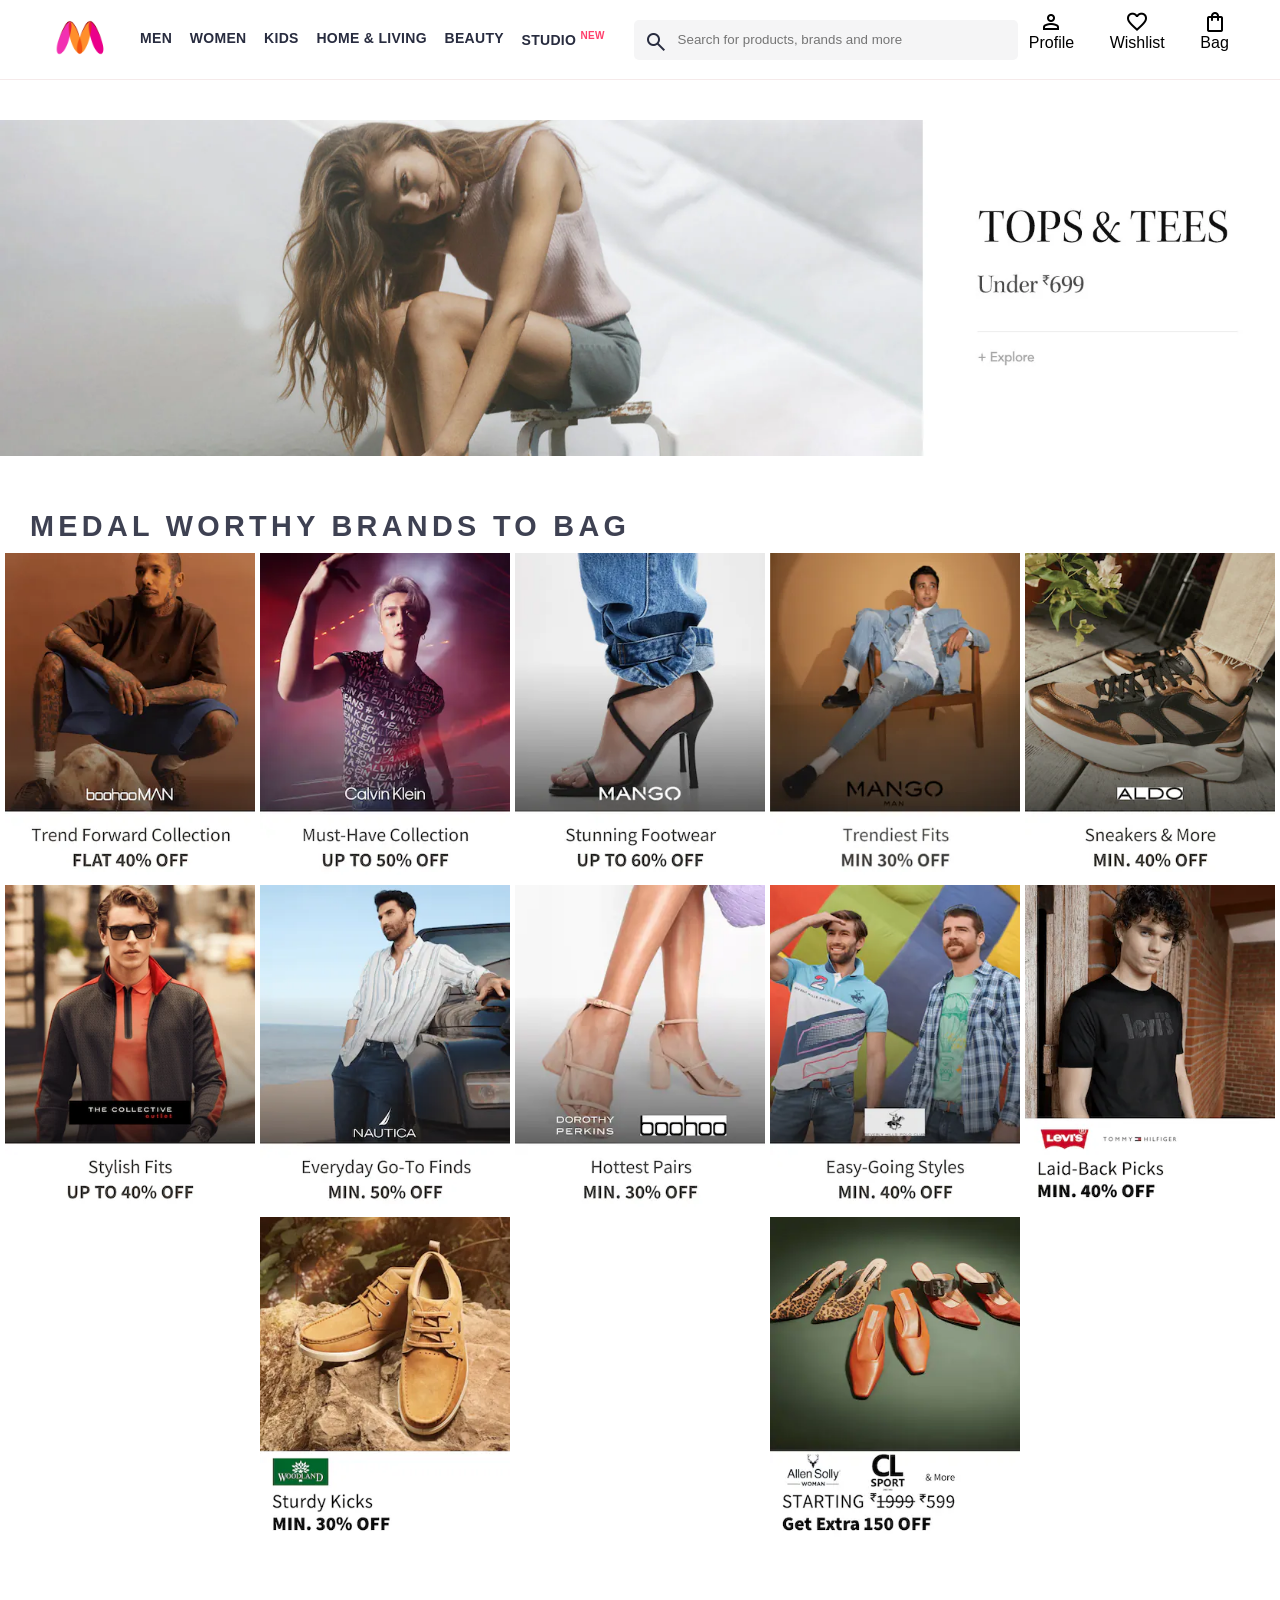
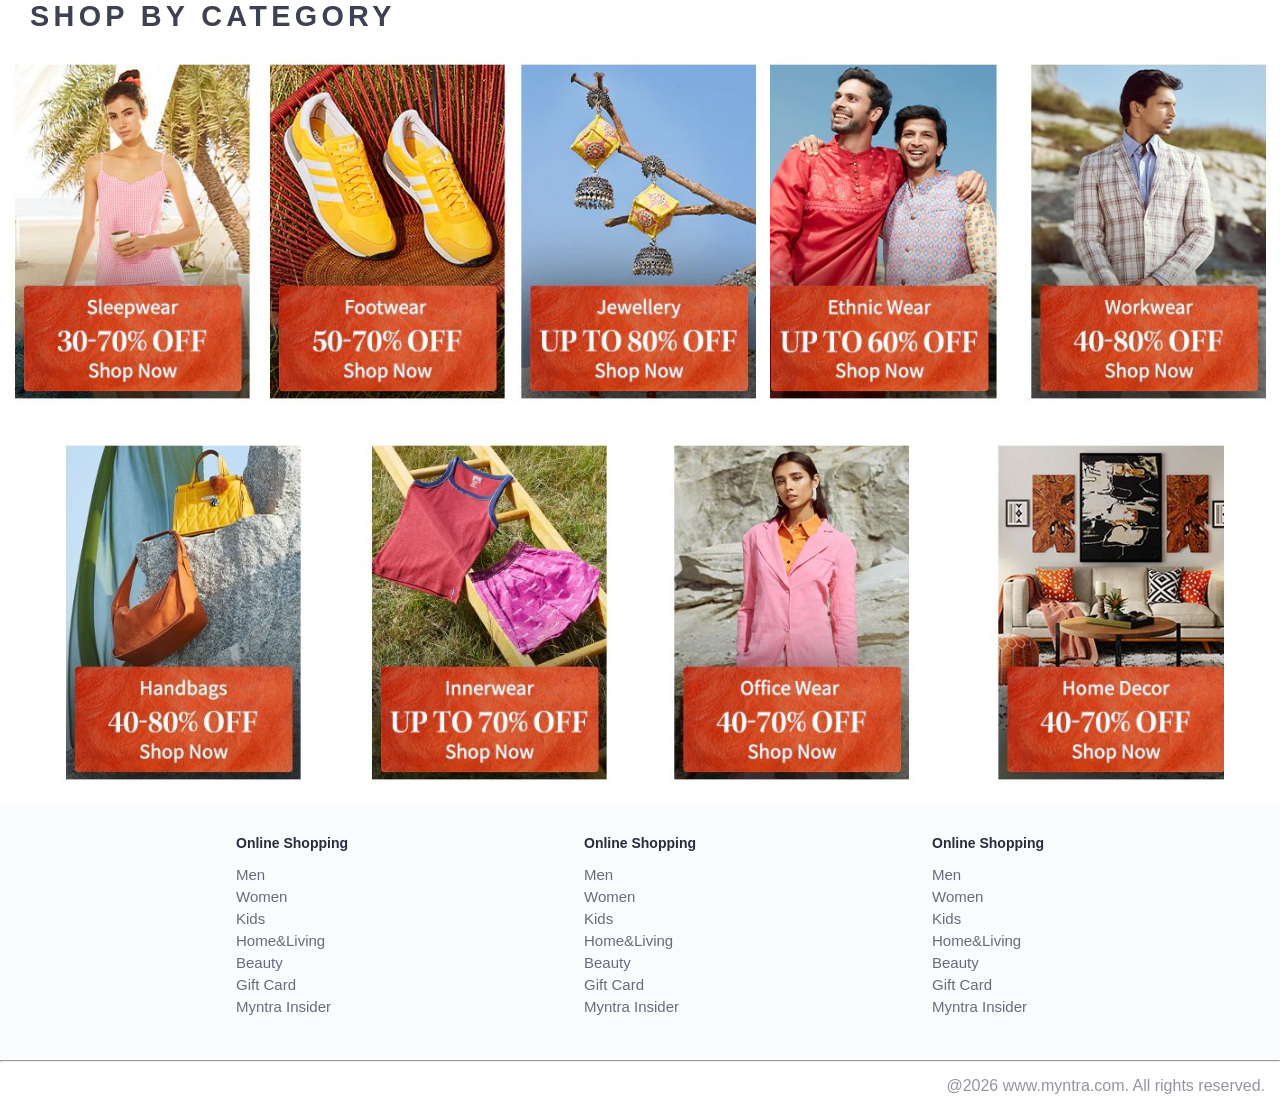
<file: index.html>
<!doctype html>
<html lang="en">
  <head>
    <title>Myntra Clone</title>
    <link rel="stylesheet" href="Front_Page.css" />
    <link
      rel="stylesheet"
      href="https://fonts.googleapis.com/css2?family=Material+Symbols+Outlined:opsz,wght,FILL,GRAD@20..48,100..700,0..1,-50..200"
    />
  </head>
  <body>
    <header>
      <div class="logo-container">
        <a href="index.html"
          ><img
            class="shopping-home"
            src="myntra-image/myntra_logo.webp"
            alt="Myntra Home"
        /></a>
      </div>
      <nav class="nav-bar">
        <a href="men.html">Men</a>
        <a href="women.html">Women</a>
        <a href="kids.html">Kids</a>
        <a href="home.html">Home & Living</a>
        <a href="beauty.html">Beauty</a>
        <a href="studio.html">Studio <sup>New</sup></a>
      </nav>
      <div class="search-bar">
        <span class="material-symbols-outlined search-icon">search</span>
        <input
          class="search-input"
          id="search-input"
          placeholder="Search for products, brands and more"
          onkeyup="searchProducts()"
        />
      </div>
      <div class="action-bar">
        <div class="action-container">
          <span class="material-symbols-outlined action_icon">person</span>
          <span class="action_name">Profile</span>
        </div>

        <div class="action-container">
          <span class="material-symbols-outlined action_icon">favorite</span>
          <span class="action-name">Wishlist</span>
        </div>

        <a class="action-container" href="Add_To_Bag.html">
          <span class="material-symbols-outlined">shopping_bag</span>
          <span class="action-name">Bag</span>
          <span class="bag-item-count">0</span>
        </a>
      </div>
    </header>
    <main>
      <div class="banner-container"></div>
      <a href="Top_Items.html"
        ><img
          class="banner-image"
          src="myntra-image/banner.jpg"
          alt="Main Banner"
      /></a>
      <div class="category-heading">Medal Worthy brands To Bag</div>
      <div class="category-items">
        <a href="#"
          ><img class="sale-item" src="myntra-image/image copy 9.png" alt=""
        /></a>
        <a href="#"
          ><img class="sale-item" src="myntra-image/image copy 13.png" alt=""
        /></a>
        <a href="#"
          ><img class="sale-item" src="myntra-image/image copy 11.png" alt=""
        /></a>
        <a href="#"
          ><img class="sale-item" src="myntra-image/image copy 12.png" alt=""
        /></a>
        <a href="#"
          ><img class="sale-item" src="myntra-image/image copy 14.png" alt=""
        /></a>
        <a href="#"
          ><img class="sale-item" src="myntra-image/image copy 15.png" alt=""
        /></a>
        <a href="#"
          ><img class="sale-item" src="myntra-image/image copy 16.png" alt=""
        /></a>
        <a href="#"
          ><img class="sale-item" src="myntra-image/image copy 17.png" alt=""
        /></a>
        <a href="#"
          ><img class="sale-item" src="myntra-image/image copy 18.png" alt=""
        /></a>
        <a href="#"
          ><img class="sale-item" src="myntra-image/image copy 19.png" alt=""
        /></a>
        <a href="#"
          ><img class="sale-item" src="myntra-image/image copy 20.png" alt=""
        /></a>
        <a href="#"
          ><img class="sale-item" src="myntra-image/image copy 10.png" alt=""
        /></a>
      </div>
      <div class="category-heading">SHOP BY CATEGORY</div>
      <div class="category-items">
        <a href="#"
          ><img class="sale-item" src="myntra-image/image copy 2.png" alt=""
        /></a>
        <a href="#"
          ><img class="sale-item" src="myntra-image/image copy 3.png" alt=""
        /></a>
        <a href="#"
          ><img class="sale-item" src="myntra-image/image copy 4.png" alt=""
        /></a>
        <a href="#"
          ><img class="sale-item" src="myntra-image/image copy 5.png" alt=""
        /></a>
        <a href="#"
          ><img class="sale-item" src="myntra-image/image copy 6.png" alt=""
        /></a>
        <a href="#"
          ><img class="sale-item" src="myntra-image/image copy 7.png" alt=""
        /></a>
        <a href="#"
          ><img class="sale-item" src="myntra-image/image copy 8.png" alt=""
        /></a>
        <a href="#"
          ><img class="sale-item" src="myntra-image/image.png" alt=""
        /></a>
        <a href="#"
          ><img class="sale-item" src="myntra-image/image copy.png" alt=""
        /></a>
      </div>
    </main>
    <footer>
      <div class="footer-container">
        <div class="footer-column">
          <h3>Online Shopping</h3>
          <a href="#">Men</a>
          <a href="#">Women</a>
          <a href="#">Kids</a>
          <a href="#">Home&Living</a>
          <a href="#">Beauty</a>
          <a href="#">Gift Card</a>
          <a href="#">Myntra Insider</a>
        </div>
        <div class="footer-column">
          <h3>Online Shopping</h3>
          <a href="#">Men</a>
          <a href="#">Women</a>
          <a href="#">Kids</a>
          <a href="#">Home&Living</a>
          <a href="#">Beauty</a>
          <a href="#">Gift Card</a>
          <a href="#">Myntra Insider</a>
        </div>
        <div class="footer-column">
          <h3>Online Shopping</h3>
          <a href="#">Men</a>
          <a href="#">Women</a>
          <a href="#">Kids</a>
          <a href="#">Home&Living</a>
          <a href="#">Beauty</a>
          <a href="#">Gift Card</a>
          <a href="#">Myntra Insider</a>
        </div>
      </div>
      <hr />
      <div class="copyright">@2026 www.myntra.com. All rights reserved.</div>
    </footer>
    <script src="Top_items.js"></script>
    <script src="items.js"></script>
  </body>
</html>
</file>
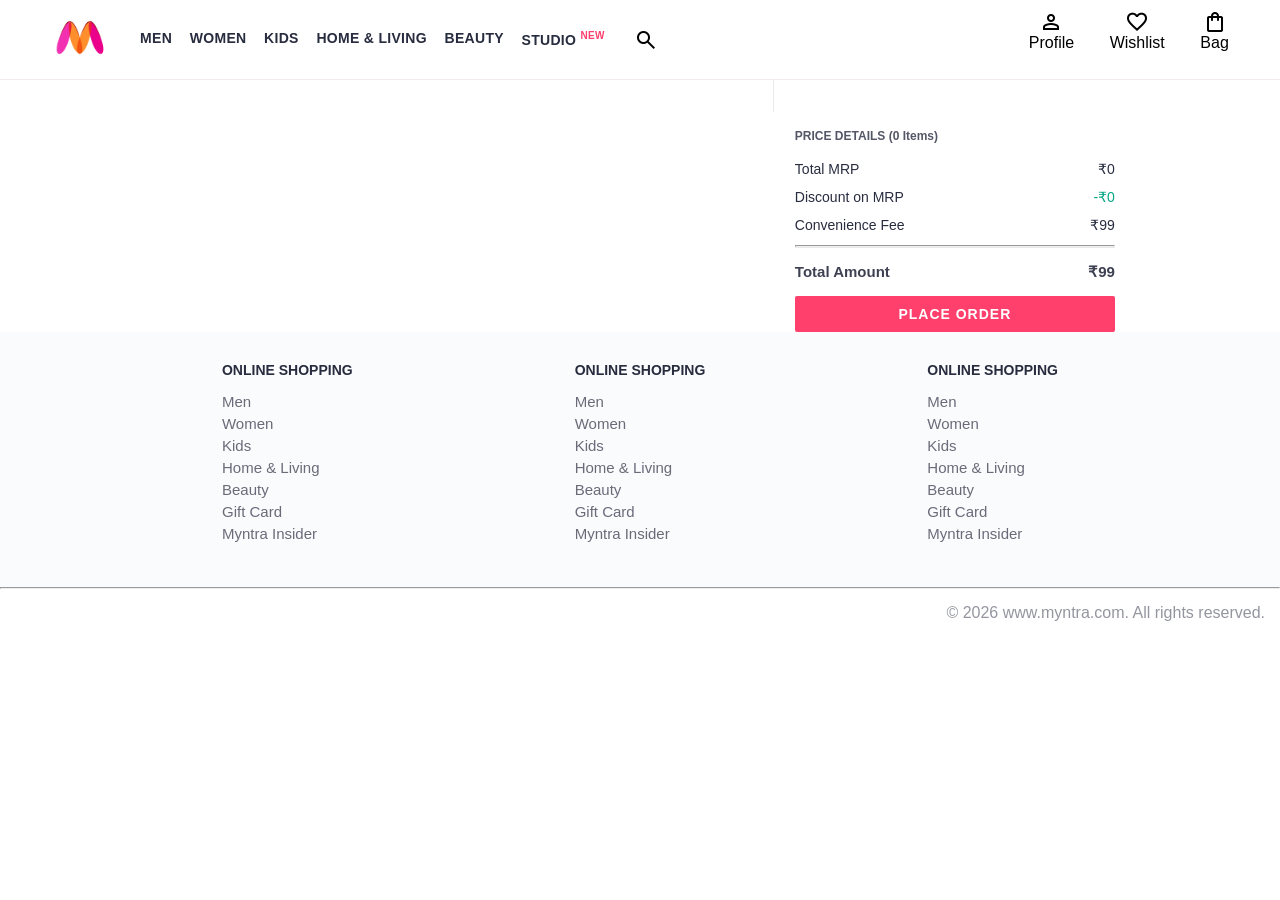
<file: Add_To_Bag.html>
<!doctype html>
<html lang="en">
  <head>
    <title>Bag section</title>
    <link rel="stylesheet" href="Top_Items.css" />
    <link rel="stylesheet" href="Add_To_Bag.css" />
    <link
      rel="stylesheet"
      href="https://fonts.googleapis.com/css2?family=Material+Symbols+Outlined:opsz,wght,FILL,GRAD@20..48,100..700,0..1,-50..200"
    />
  </head>
  <body>
    <header>
      <div class="logo-container">
        <a href="index.html"
          ><img
            class="shopping-home"
            src="myntra-image/myntra_logo.webp"
            alt="shopping"
        /></a>
      </div>
    <nav class="nav-bar">
        <a href="men.html">Men</a>
        <a href="women.html">Women</a>
        <a href="kids.html">Kids</a>
        <a href="home.html">Home & Living</a>
        <a href="beauty.html">Beauty</a>
        <a href="studio.html">Studio <sup>New</sup></a>
      </nav>
      <div class="search-bar">
        <span class="material-symbols-outlined search_icon">search</span>
      </div>
      <div class="action-bar">
        <div class="action-container">
          <span class="material-symbols-outlined action_icon">person</span>
          <span class="action-name">Profile</span>
        </div>

        <div class="action-container">
          <span class="material-symbols-outlined action_icon">favorite</span>
          <span class="action-name">Wishlist</span>
        </div>

        <div class="action-container">
          <span class="material-symbols-outlined action_icon"
            >shopping_bag</span
          >
          <span class="action-name">Bag</span>
          <span class="bag-item-count">0</span>
        </div>
      </div>
    </header>
    <main>
      <div class="bag-page">
        <div class="bag-items-container"></div>
        <div class="bag-summary"></div>
      </div>
    </main>
    <footer>
      <div class="footer-container">
        <div class="footer-column">
          <h3>ONLINE SHOPPING</h3>

          <a href="#">Men</a>
          <a href="#">Women</a>
          <a href="#">Kids</a>
          <a href="#">Home & Living</a>
          <a href="#">Beauty</a>
          <a href="#">Gift Card</a>
          <a href="#">Myntra Insider</a>
        </div>

        <div class="footer-column">
          <h3>ONLINE SHOPPING</h3>

          <a href="#">Men</a>
          <a href="#">Women</a>
          <a href="#">Kids</a>
          <a href="#">Home & Living</a>
          <a href="#">Beauty</a>
          <a href="#">Gift Card</a>
          <a href="#">Myntra Insider</a>
        </div>

        <div class="footer-column">
          <h3>ONLINE SHOPPING</h3>

          <a href="#">Men</a>
          <a href="#">Women</a>
          <a href="#">Kids</a>
          <a href="#">Home & Living</a>
          <a href="#">Beauty</a>
          <a href="#">Gift Card</a>
          <a href="#">Myntra Insider</a>
        </div>
      </div>
      <hr />

      <div class="copyright">© 2026 www.myntra.com. All rights reserved.</div>
    </footer>
    <script src="items.js"></script>
    <script src="menItems.js"></script>
    <script src="womenItems.js"></script>
    <script src="kidsItems.js"></script>
    <script src="homeItems.js"></script>
    <script src="beautyItems.js"></script>
    <script src="studioItems.js"></script>
    <script src="Top_items.js"></script>
    <script src="Add_To_Bag.js"></script>
  </body>
</html>
</file>
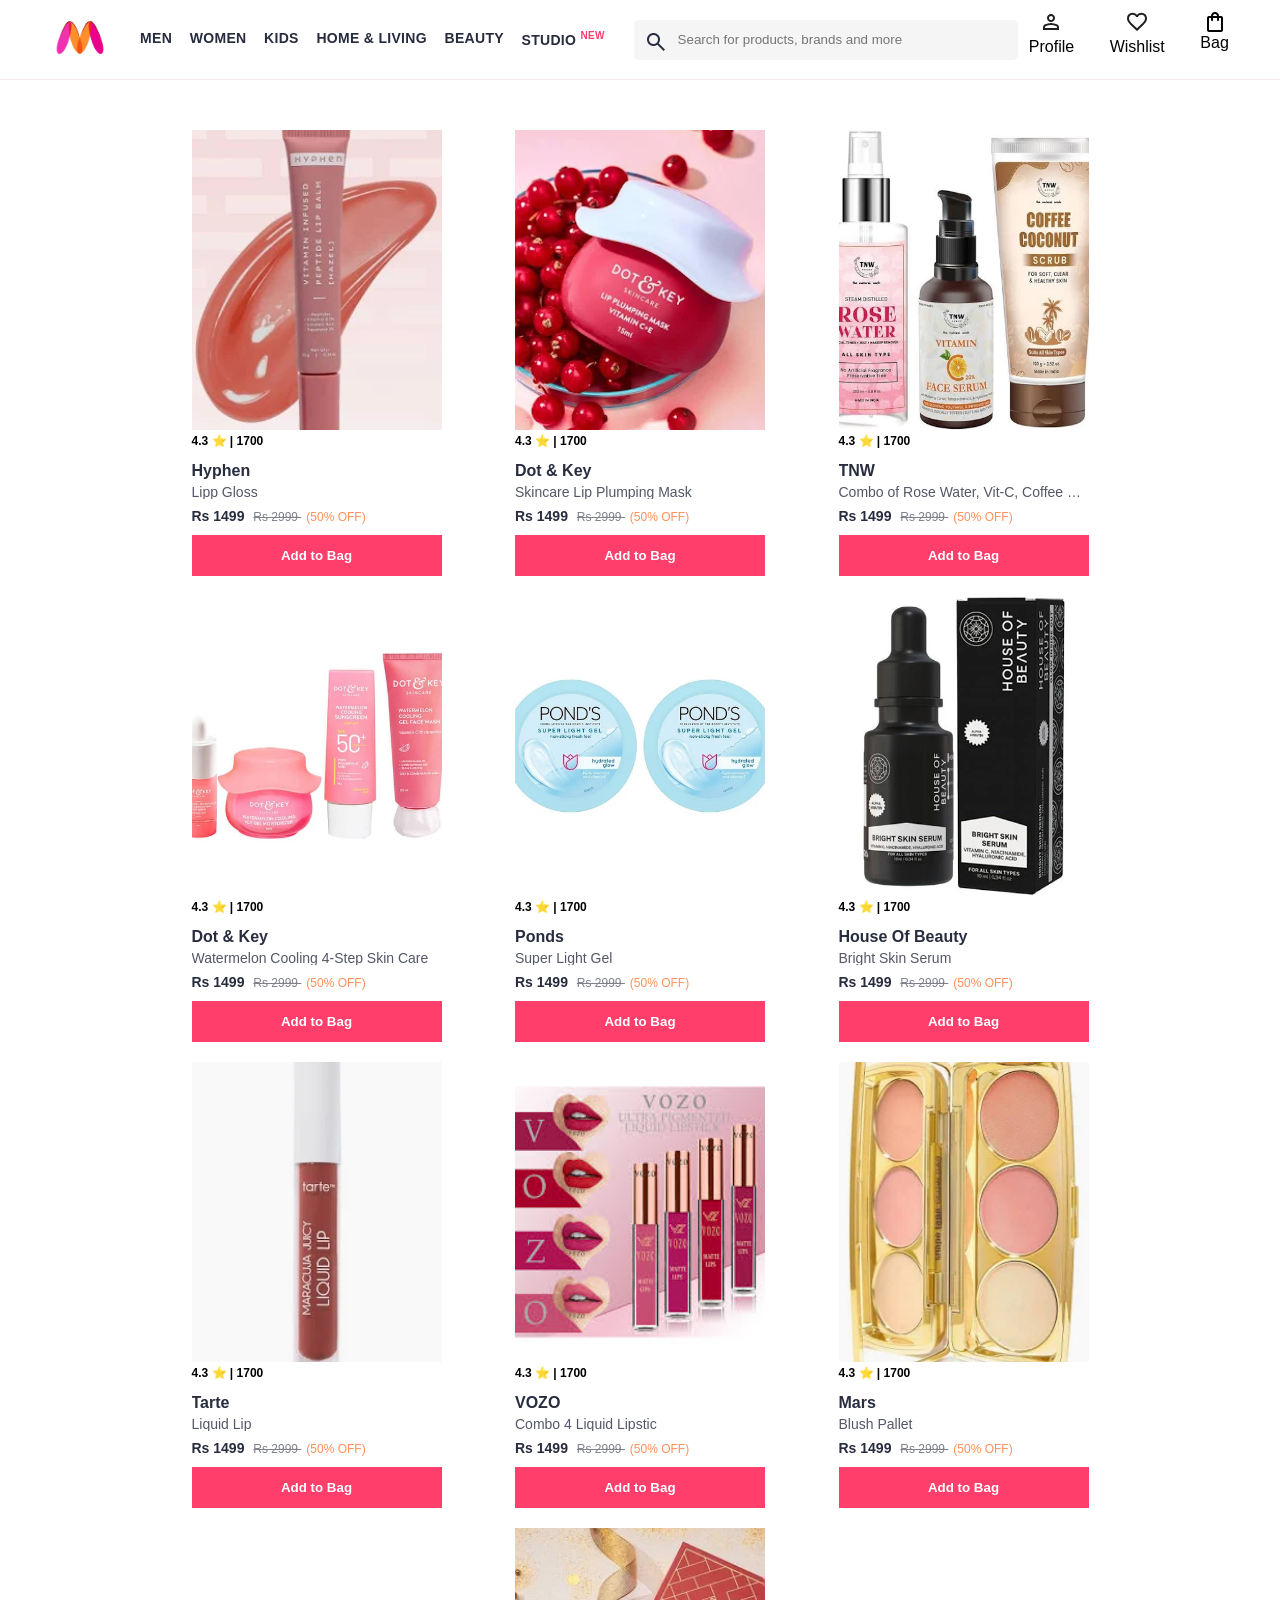
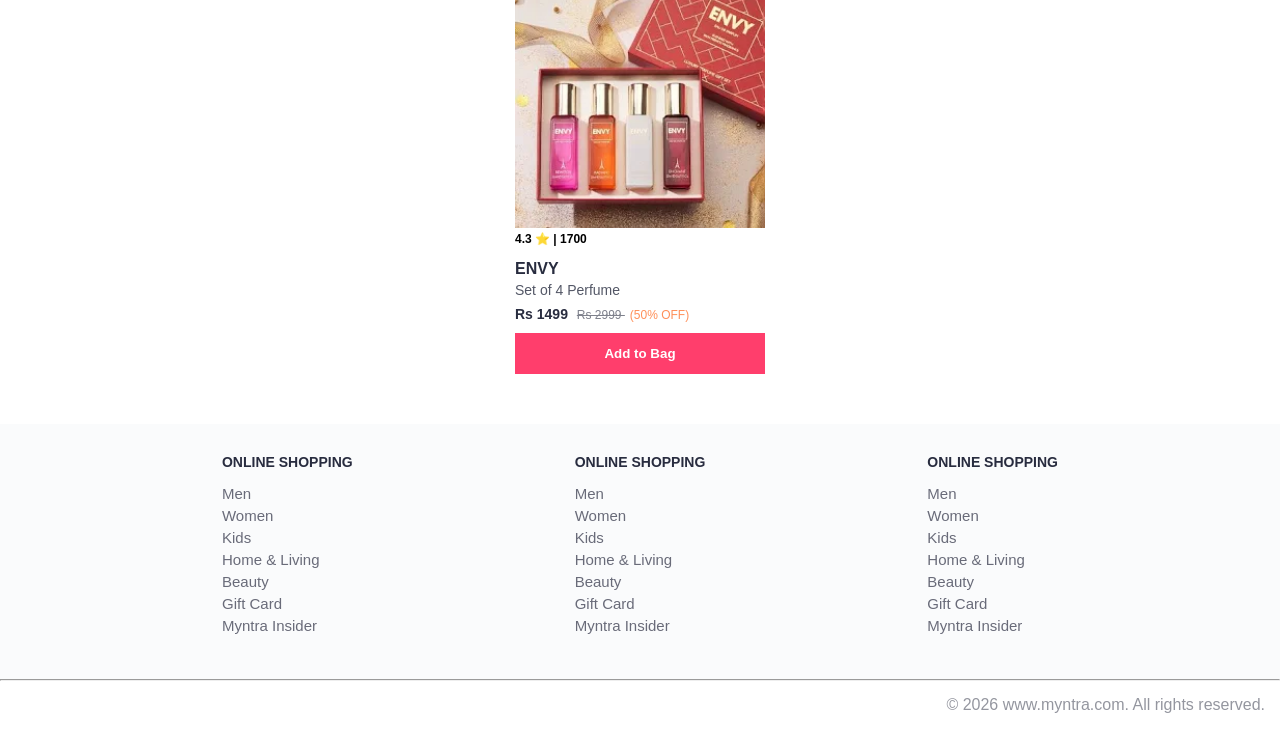
<file: beauty.html>
<!DOCTYPE html>
<html lang="en">

<head>

  <title>Beauty Section</title>

  <link rel="stylesheet" href="Top_Items.css">
   <link
      rel="stylesheet"
      href="https://fonts.googleapis.com/css2?family=Material+Symbols+Outlined:opsz,wght,FILL,GRAD@20..48,100..700,0..1,-50..200"
    />
</head>
<body>
    <header>
      <div class="logo-container">
        <a href="index.html"
          ><img
            class="shopping-home"
            src="myntra-image/myntra_logo.webp"
            alt="shopping"
        /></a>
      </div>
      <nav class="nav-bar">
        <a href="men.html">Men</a>
        <a href="women.html">Women</a>
        <a href="kids.html">Kids</a>
        <a href="home.html">Home & Living</a>
        <a href="beauty.html">Beauty</a>
        <a href="studio.html">Studio <sup>New</sup></a>
      </nav>
      <div class="search-bar">
        <span class="material-symbols-outlined search-icon">search</span>
      <input
class="search-input"
id="search-input"
placeholder="Search for products, brands and more"
onkeyup="searchProducts()"
/>
      </div>
      <div class="action-bar">
        <div class="action-container">
          <a href="#"
            ><img
              src="myntra-image/person_24dp_1F1F1F_FILL0_wght400_GRAD0_opsz24 (1).svg"
              alt="icon"
          /></a>
          <span class="action-name">Profile</span>
        </div>
        <div class="action-container">
          <a href="#"
            ><img
              src="myntra-image/favorite_24dp_1F1F1F_FILL0_wght400_GRAD0_opsz24.svg"
              alt="icon"
          /></a>
          <span class="action-name">Wishlist</span>
        </div>
        <a class="action-container" href="Add_To_Bag.html">
                <span class="material-symbols-outlined ">shopping_bag</span>
                <span class="action-name">Bag</span>
                <span class="bag-item-count">0</span>
            </a>
      </div>
    </header>



<main>

  <div class="items-container"></div>

</main>
<footer>
      <div class="footer-container">
        <div class="footer-column">
          <h3>ONLINE SHOPPING</h3>

          <a href="#">Men</a>
          <a href="#">Women</a>
          <a href="#">Kids</a>
          <a href="#">Home & Living</a>
          <a href="#">Beauty</a>
          <a href="#">Gift Card</a>
          <a href="#">Myntra Insider</a>
        </div>

        <div class="footer-column">
          <h3>ONLINE SHOPPING</h3>

          <a href="#">Men</a>
          <a href="#">Women</a>
          <a href="#">Kids</a>
          <a href="#">Home & Living</a>
          <a href="#">Beauty</a>
          <a href="#">Gift Card</a>
          <a href="#">Myntra Insider</a>
        </div>

        <div class="footer-column">
          <h3>ONLINE SHOPPING</h3>

          <a href="#">Men</a>
          <a href="#">Women</a>
          <a href="#">Kids</a>
          <a href="#">Home & Living</a>
          <a href="#">Beauty</a>
          <a href="#">Gift Card</a>
          <a href="#">Myntra Insider</a>
        </div>
      </div>
      <hr />

      <div class="copyright">© 2026 www.myntra.com. All rights reserved.</div>
    </footer>

<script src="beautyItems.js"></script>

<script src="beauty.js"></script>

</body>
</html>
</file>
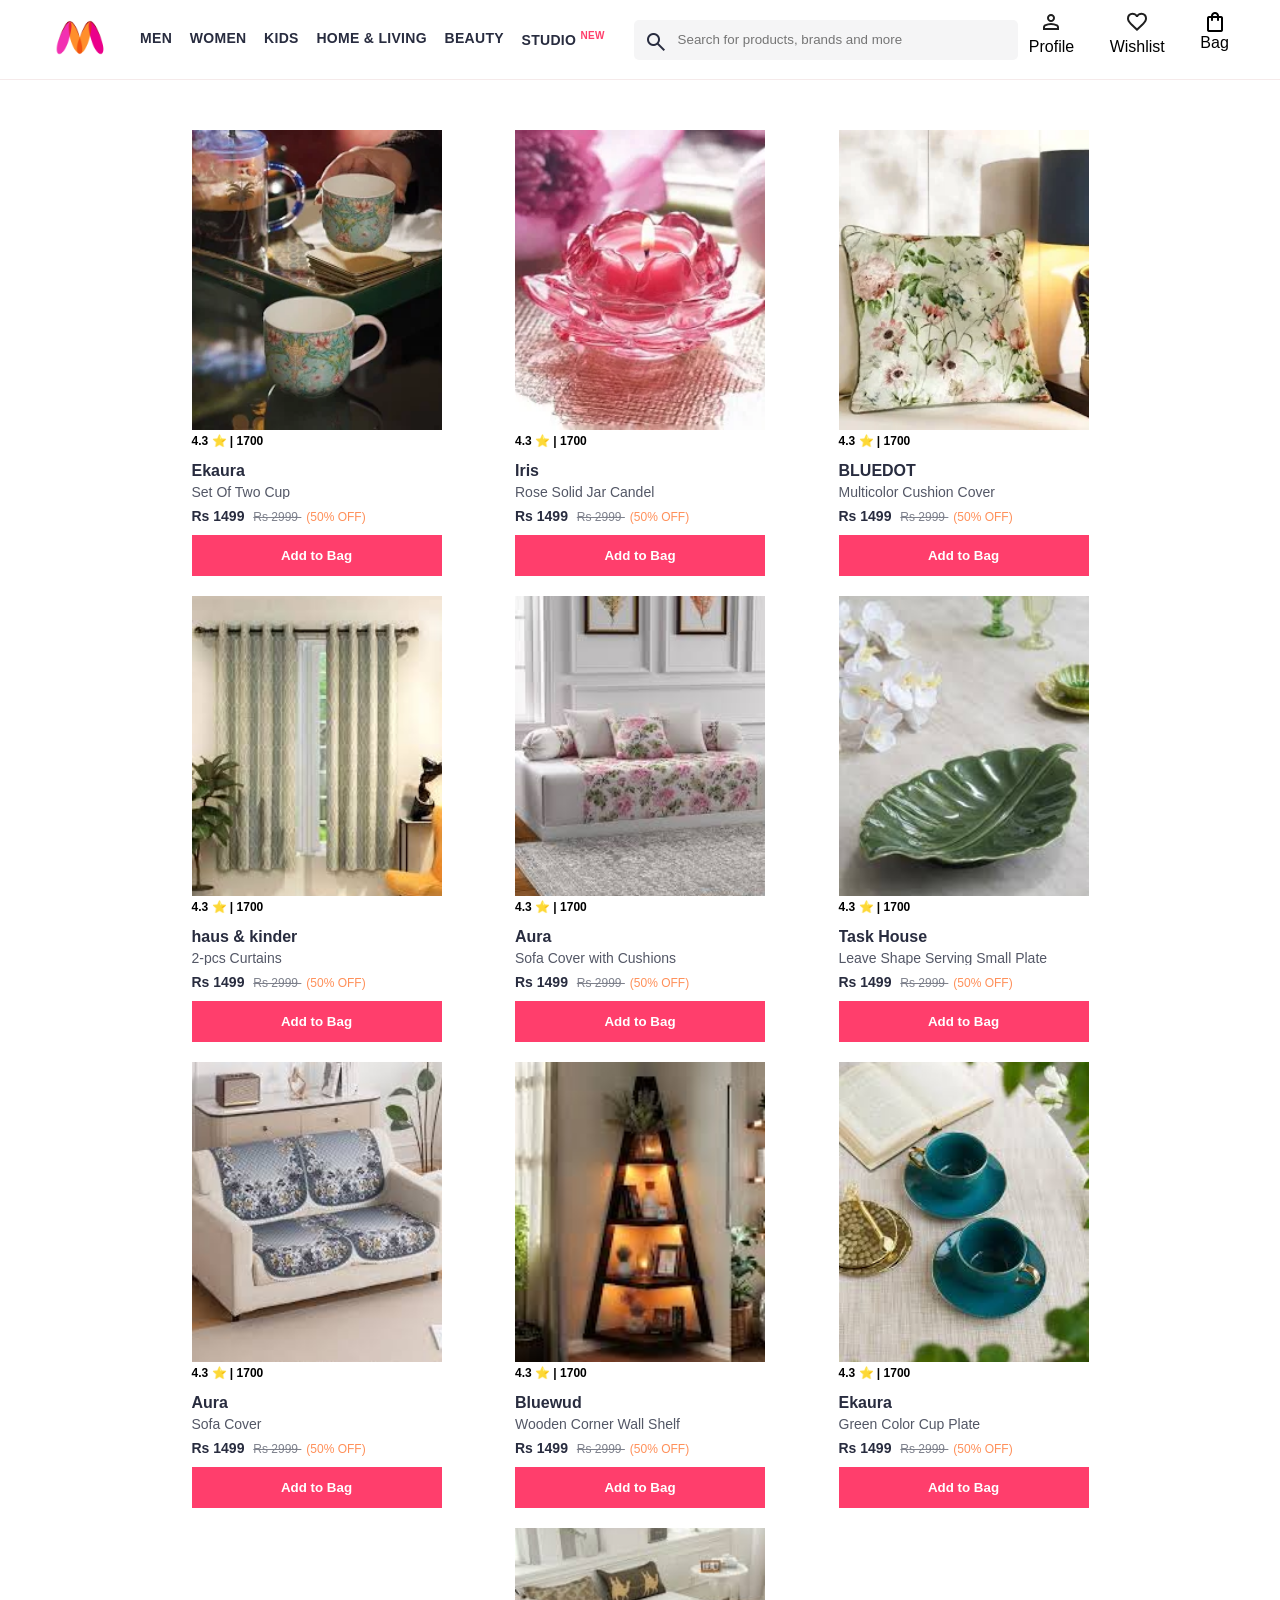
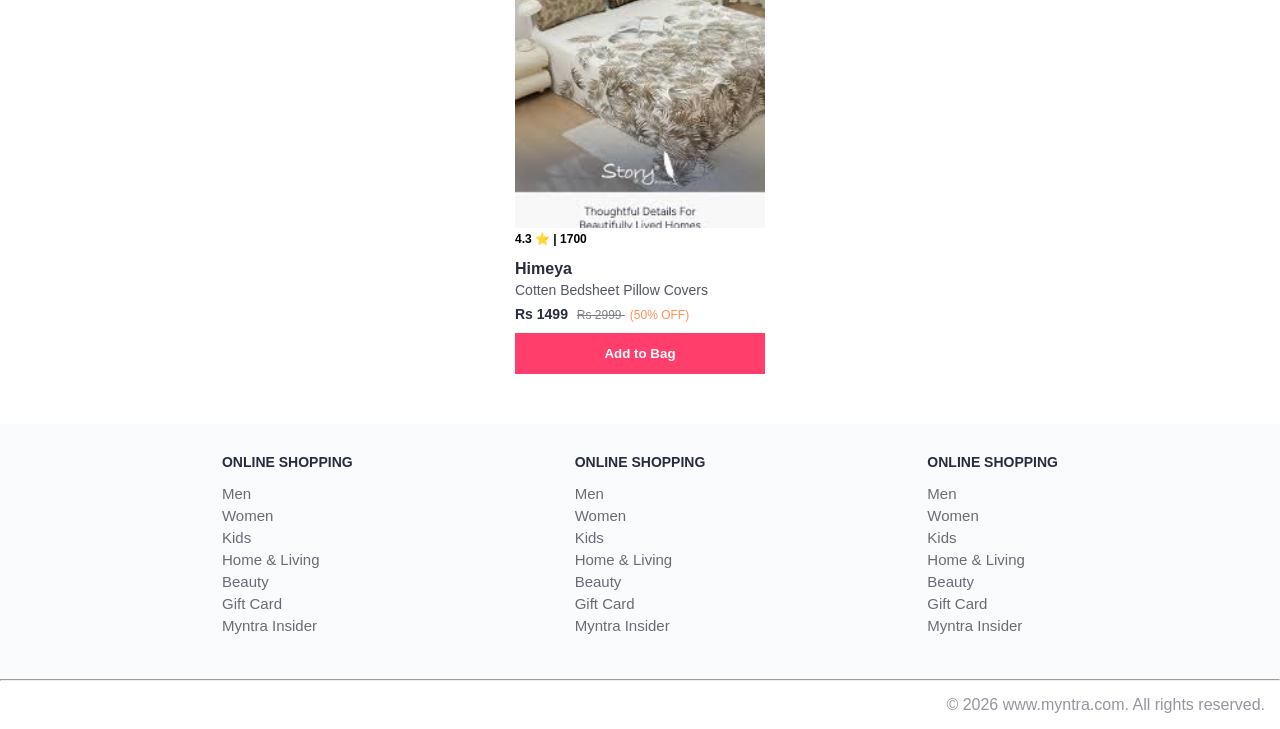
<file: home.html>
<!DOCTYPE html>
<html lang="en">

<head>

  <title>Home & Living Section</title>

  <link rel="stylesheet" href="Top_Items.css">
   <link
      rel="stylesheet"
      href="https://fonts.googleapis.com/css2?family=Material+Symbols+Outlined:opsz,wght,FILL,GRAD@20..48,100..700,0..1,-50..200"
    />
</head>
<body>
    <header>
      <div class="logo-container">
        <a href="index.html"
          ><img
            class="shopping-home"
            src="myntra-image/myntra_logo.webp"
            alt="shopping"
        /></a>
      </div>
     <nav class="nav-bar">
        <a href="men.html">Men</a>
        <a href="women.html">Women</a>
        <a href="kids.html">Kids</a>
        <a href="home.html">Home & Living</a>
        <a href="beauty.html">Beauty</a>
        <a href="studio.html">Studio <sup>New</sup></a>
      </nav>
      <div class="search-bar">
        <span class="material-symbols-outlined search-icon">search</span>
        <input
class="search-input"
id="search-input"
placeholder="Search for products, brands and more"
onkeyup="searchProducts()"
/>
      </div>
      <div class="action-bar">
        <div class="action-container">
          <a href="#"
            ><img
              src="myntra-image/person_24dp_1F1F1F_FILL0_wght400_GRAD0_opsz24 (1).svg"
              alt="icon"
          /></a>
          <span class="action-name">Profile</span>
        </div>
        <div class="action-container">
          <a href="#"
            ><img
              src="myntra-image/favorite_24dp_1F1F1F_FILL0_wght400_GRAD0_opsz24.svg"
              alt="icon"
          /></a>
          <span class="action-name">Wishlist</span>
        </div>
        <a class="action-container" href="Add_To_Bag.html">
                <span class="material-symbols-outlined ">shopping_bag</span>
                <span class="action-name">Bag</span>
                <span class="bag-item-count">0</span>
            </a>
      </div>
    </header>



<main>

  <div class="items-container"></div>

</main>
<footer>
      <div class="footer-container">
        <div class="footer-column">
          <h3>ONLINE SHOPPING</h3>

          <a href="#">Men</a>
          <a href="#">Women</a>
          <a href="#">Kids</a>
          <a href="#">Home & Living</a>
          <a href="#">Beauty</a>
          <a href="#">Gift Card</a>
          <a href="#">Myntra Insider</a>
        </div>

        <div class="footer-column">
          <h3>ONLINE SHOPPING</h3>

          <a href="#">Men</a>
          <a href="#">Women</a>
          <a href="#">Kids</a>
          <a href="#">Home & Living</a>
          <a href="#">Beauty</a>
          <a href="#">Gift Card</a>
          <a href="#">Myntra Insider</a>
        </div>

        <div class="footer-column">
          <h3>ONLINE SHOPPING</h3>

          <a href="#">Men</a>
          <a href="#">Women</a>
          <a href="#">Kids</a>
          <a href="#">Home & Living</a>
          <a href="#">Beauty</a>
          <a href="#">Gift Card</a>
          <a href="#">Myntra Insider</a>
        </div>
      </div>
      <hr />

      <div class="copyright">© 2026 www.myntra.com. All rights reserved.</div>
    </footer>

<script src="homeItems.js"></script>

<script src="home.js"></script>

</body>
</html>
</file>
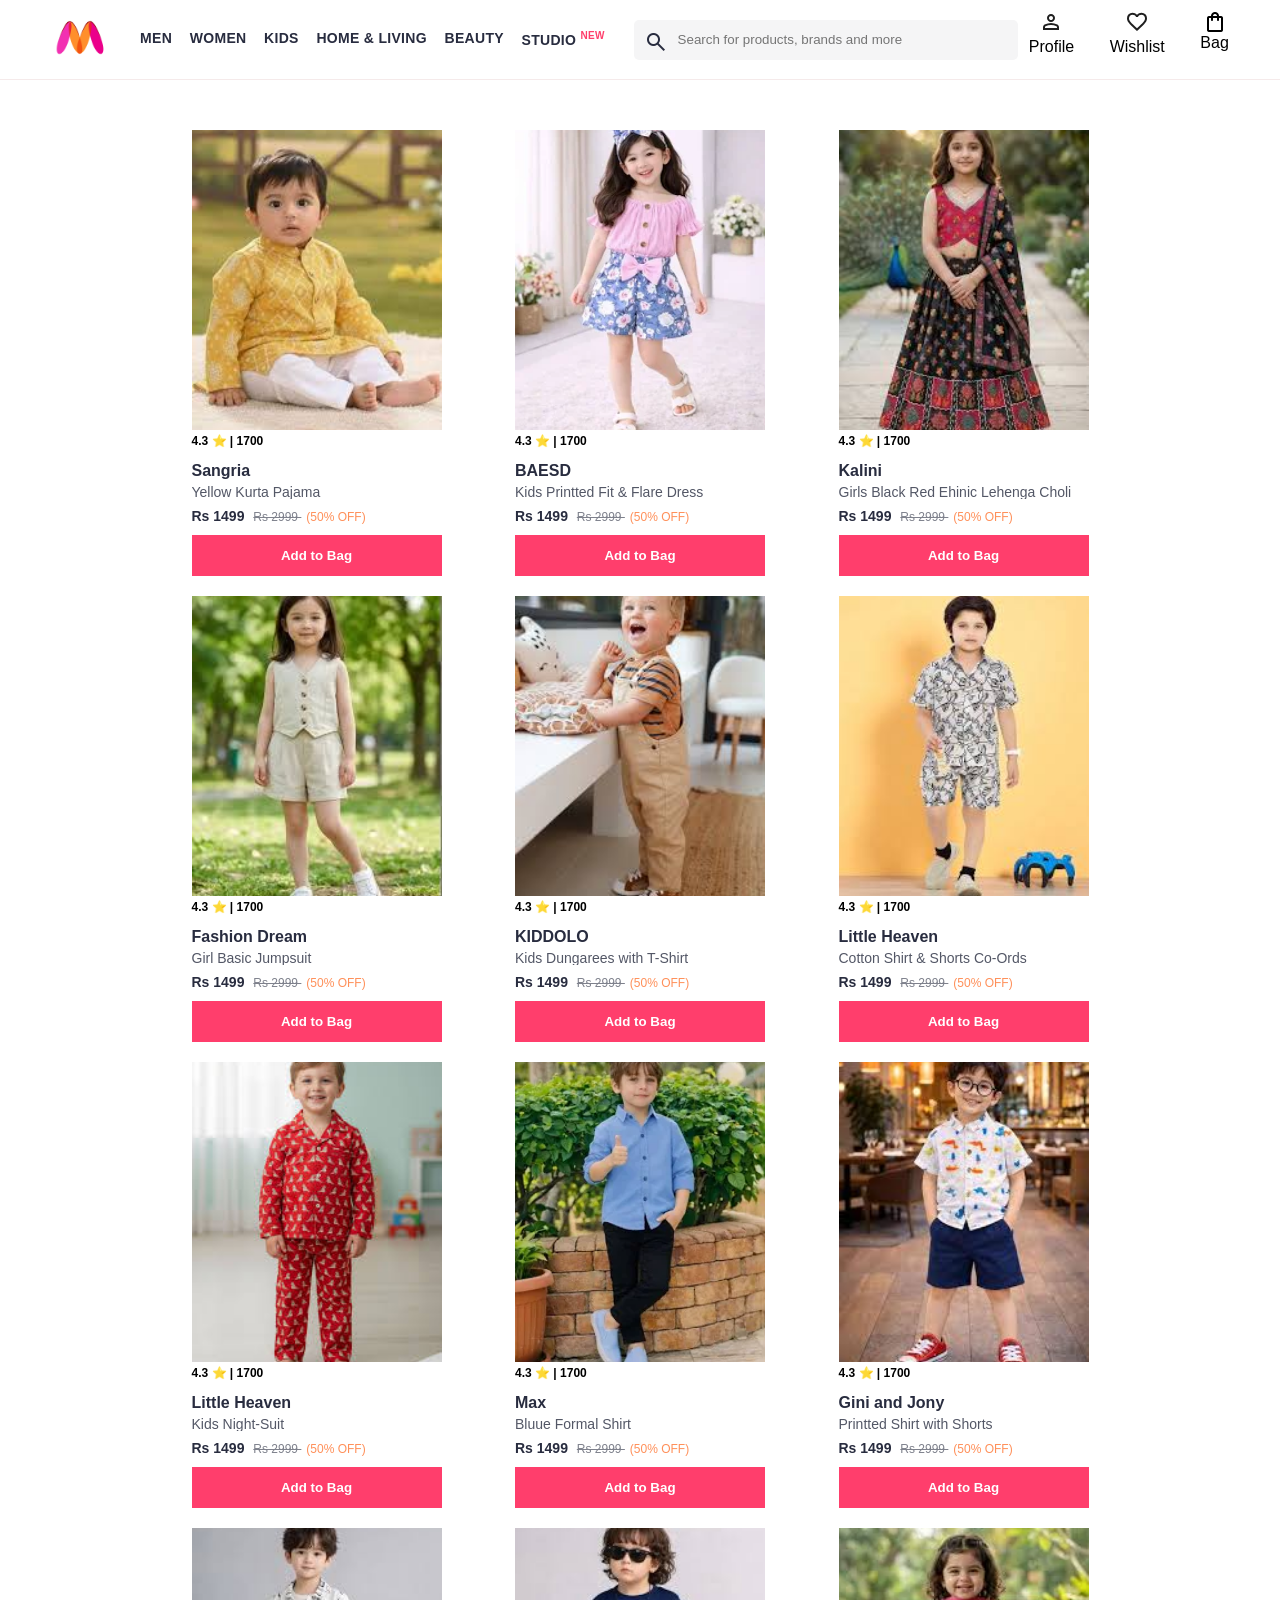
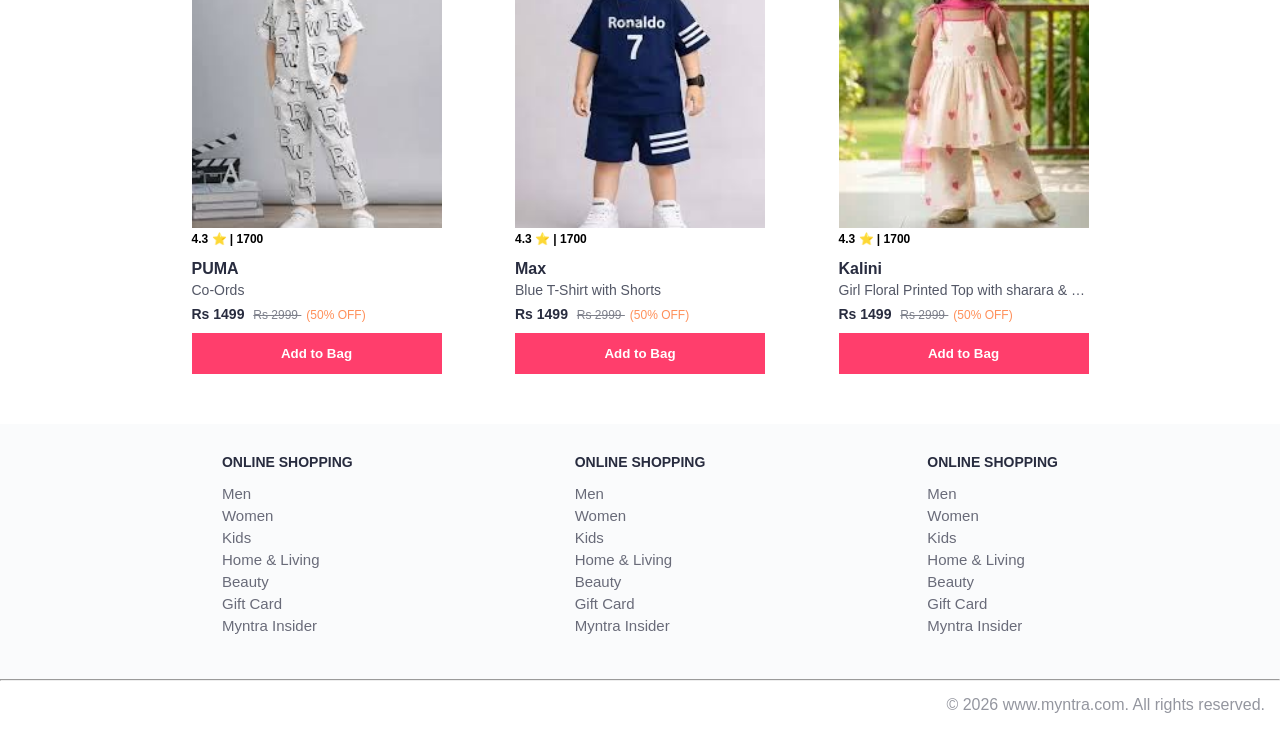
<file: kids.html>
<!DOCTYPE html>
<html lang="en">

<head>

  <title>Kids Section</title>

  <link rel="stylesheet" href="Top_Items.css">
   <link
      rel="stylesheet"
      href="https://fonts.googleapis.com/css2?family=Material+Symbols+Outlined:opsz,wght,FILL,GRAD@20..48,100..700,0..1,-50..200"
    />
</head>
<body>
    <header>
      <div class="logo-container">
        <a href="index.html"
          ><img
            class="shopping-home"
            src="myntra-image/myntra_logo.webp"
            alt="shopping"
        /></a>
      </div>
      <nav class="nav-bar">
        <a href="men.html">Men</a>
        <a href="women.html">Women</a>
        <a href="kids.html">Kids</a>
        <a href="home.html">Home & Living</a>
        <a href="beauty.html">Beauty</a>
        <a href="studio.html">Studio <sup>New</sup></a>
      </nav>
      <div class="search-bar">
        <span class="material-symbols-outlined search-icon">search</span>
      <input
class="search-input"
id="search-input"
placeholder="Search for products, brands and more"
onkeyup="searchProducts()"
/>
      </div>
      <div class="action-bar">
        <div class="action-container">
          <a href="#"
            ><img
              src="myntra-image/person_24dp_1F1F1F_FILL0_wght400_GRAD0_opsz24 (1).svg"
              alt="icon"
          /></a>
          <span class="action-name">Profile</span>
        </div>
        <div class="action-container">
          <a href="#"
            ><img
              src="myntra-image/favorite_24dp_1F1F1F_FILL0_wght400_GRAD0_opsz24.svg"
              alt="icon"
          /></a>
          <span class="action-name">Wishlist</span>
        </div>
        <a class="action-container" href="Add_To_Bag.html">
                <span class="material-symbols-outlined ">shopping_bag</span>
                <span class="action-name">Bag</span>
                <span class="bag-item-count">0</span>
            </a>
      </div>
    </header>



<main>

  <div class="items-container"></div>

</main>
<footer>
      <div class="footer-container">
        <div class="footer-column">
          <h3>ONLINE SHOPPING</h3>

          <a href="#">Men</a>
          <a href="#">Women</a>
          <a href="#">Kids</a>
          <a href="#">Home & Living</a>
          <a href="#">Beauty</a>
          <a href="#">Gift Card</a>
          <a href="#">Myntra Insider</a>
        </div>

        <div class="footer-column">
          <h3>ONLINE SHOPPING</h3>

          <a href="#">Men</a>
          <a href="#">Women</a>
          <a href="#">Kids</a>
          <a href="#">Home & Living</a>
          <a href="#">Beauty</a>
          <a href="#">Gift Card</a>
          <a href="#">Myntra Insider</a>
        </div>

        <div class="footer-column">
          <h3>ONLINE SHOPPING</h3>

          <a href="#">Men</a>
          <a href="#">Women</a>
          <a href="#">Kids</a>
          <a href="#">Home & Living</a>
          <a href="#">Beauty</a>
          <a href="#">Gift Card</a>
          <a href="#">Myntra Insider</a>
        </div>
      </div>
      <hr />

      <div class="copyright">© 2026 www.myntra.com. All rights reserved.</div>
    </footer>

<script src="kidsItems.js"></script>

<script src="kids.js"></script>

</body>
</html>
</file>
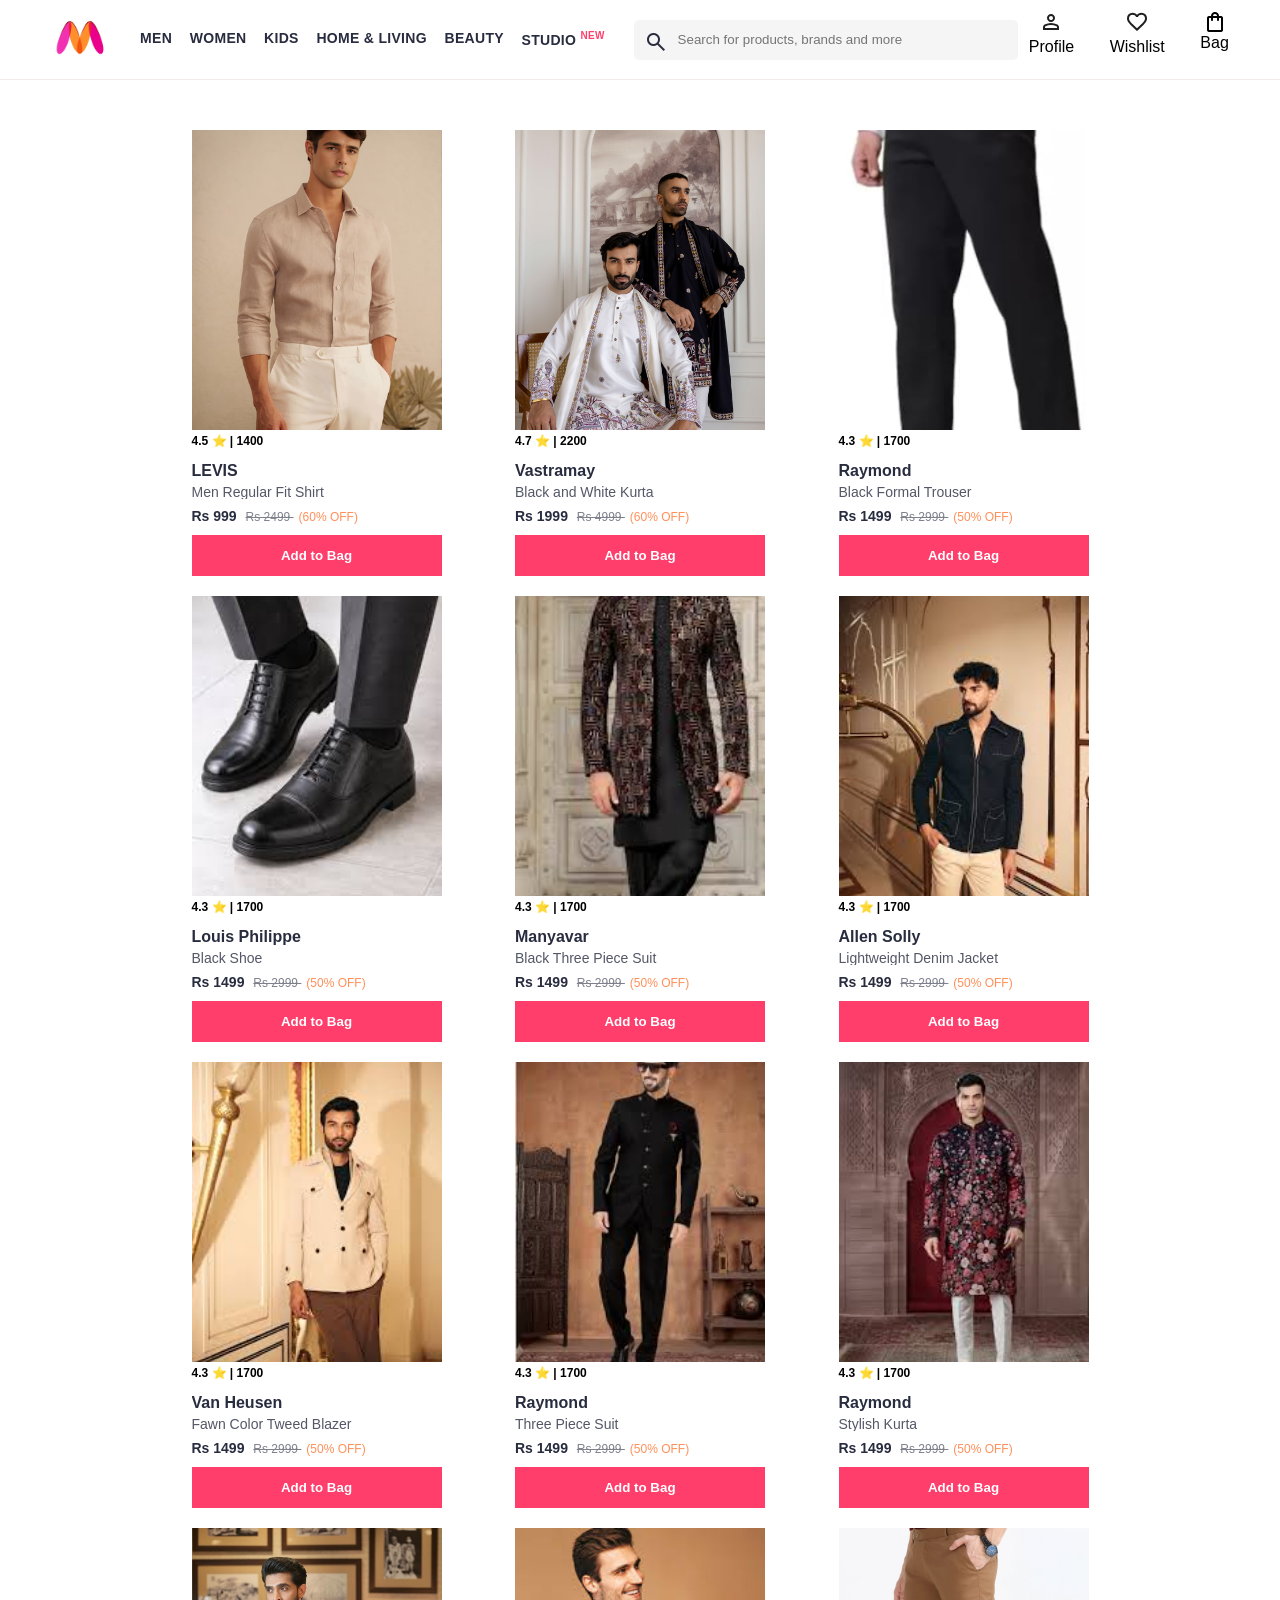
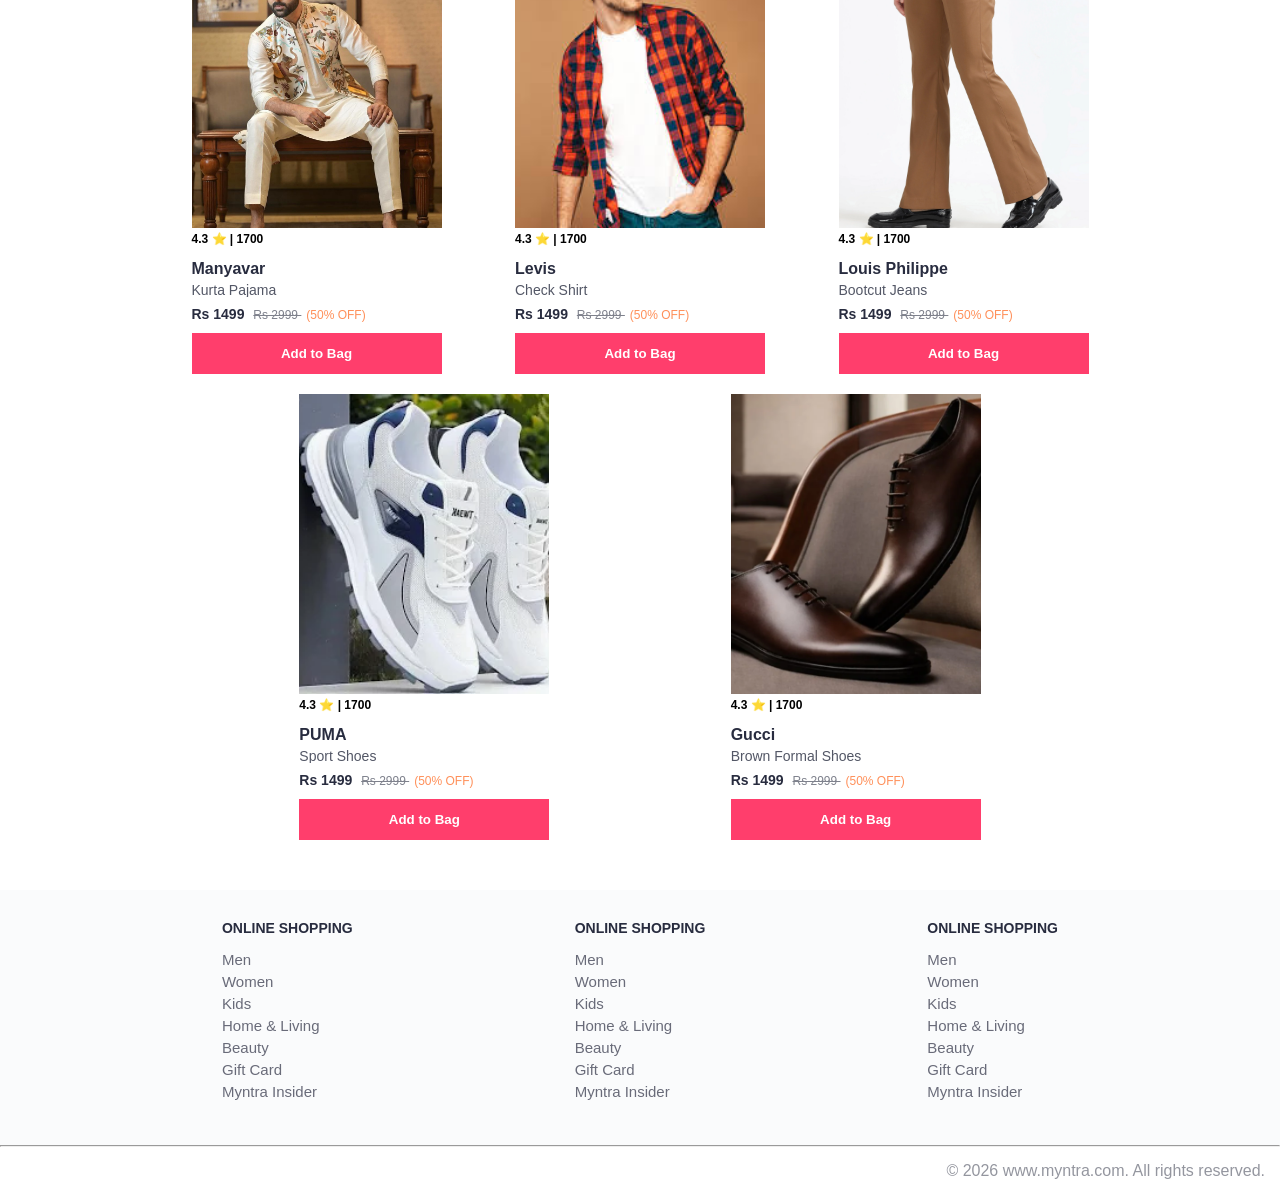
<file: men.html>
<!DOCTYPE html>
<html lang="en">

<head>

  <title>Men Section</title>

  <link rel="stylesheet" href="Top_Items.css">
   <link
      rel="stylesheet"
      href="https://fonts.googleapis.com/css2?family=Material+Symbols+Outlined:opsz,wght,FILL,GRAD@20..48,100..700,0..1,-50..200"
    />
</head>
<body>
    <header>
      <div class="logo-container">
        <a href="index.html"
          ><img
            class="shopping-home"
            src="myntra-image/myntra_logo.webp"
            alt="shopping"
        /></a>
      </div>
      <nav class="nav-bar">
        <a href="men.html">Men</a>
        <a href="women.html">Women</a>
        <a href="kids.html">Kids</a>
        <a href="home.html">Home & Living</a>
        <a href="beauty.html">Beauty</a>
        <a href="studio.html">Studio <sup>New</sup></a>
      </nav>
      <div class="search-bar">
        <span class="material-symbols-outlined search-icon">search</span>
      <input
class="search-input"
id="search-input"
placeholder="Search for products, brands and more"
onkeyup="searchProducts()"
/>
      </div>
      <div class="action-bar">
        <div class="action-container">
          <a href="#"
            ><img
              src="myntra-image/person_24dp_1F1F1F_FILL0_wght400_GRAD0_opsz24 (1).svg"
              alt="icon"
          /></a>
          <span class="action-name">Profile</span>
        </div>
        <div class="action-container">
          <a href="#"
            ><img
              src="myntra-image/favorite_24dp_1F1F1F_FILL0_wght400_GRAD0_opsz24.svg"
              alt="icon"
          /></a>
          <span class="action-name">Wishlist</span>
        </div>
        <a class="action-container" href="Add_To_Bag.html">
                <span class="material-symbols-outlined ">shopping_bag</span>
                <span class="action-name">Bag</span>
                <span class="bag-item-count">0</span>
            </a>
      </div>
    </header>



<main>

  <div class="items-container"></div>

</main>
<footer>
      <div class="footer-container">
        <div class="footer-column">
          <h3>ONLINE SHOPPING</h3>

          <a href="#">Men</a>
          <a href="#">Women</a>
          <a href="#">Kids</a>
          <a href="#">Home & Living</a>
          <a href="#">Beauty</a>
          <a href="#">Gift Card</a>
          <a href="#">Myntra Insider</a>
        </div>

        <div class="footer-column">
          <h3>ONLINE SHOPPING</h3>

          <a href="#">Men</a>
          <a href="#">Women</a>
          <a href="#">Kids</a>
          <a href="#">Home & Living</a>
          <a href="#">Beauty</a>
          <a href="#">Gift Card</a>
          <a href="#">Myntra Insider</a>
        </div>

        <div class="footer-column">
          <h3>ONLINE SHOPPING</h3>

          <a href="#">Men</a>
          <a href="#">Women</a>
          <a href="#">Kids</a>
          <a href="#">Home & Living</a>
          <a href="#">Beauty</a>
          <a href="#">Gift Card</a>
          <a href="#">Myntra Insider</a>
        </div>
      </div>
      <hr />

      <div class="copyright">© 2026 www.myntra.com. All rights reserved.</div>
    </footer>

<script src="menItems.js"></script>

<script src="men.js"></script>

</body>
</html>
</file>
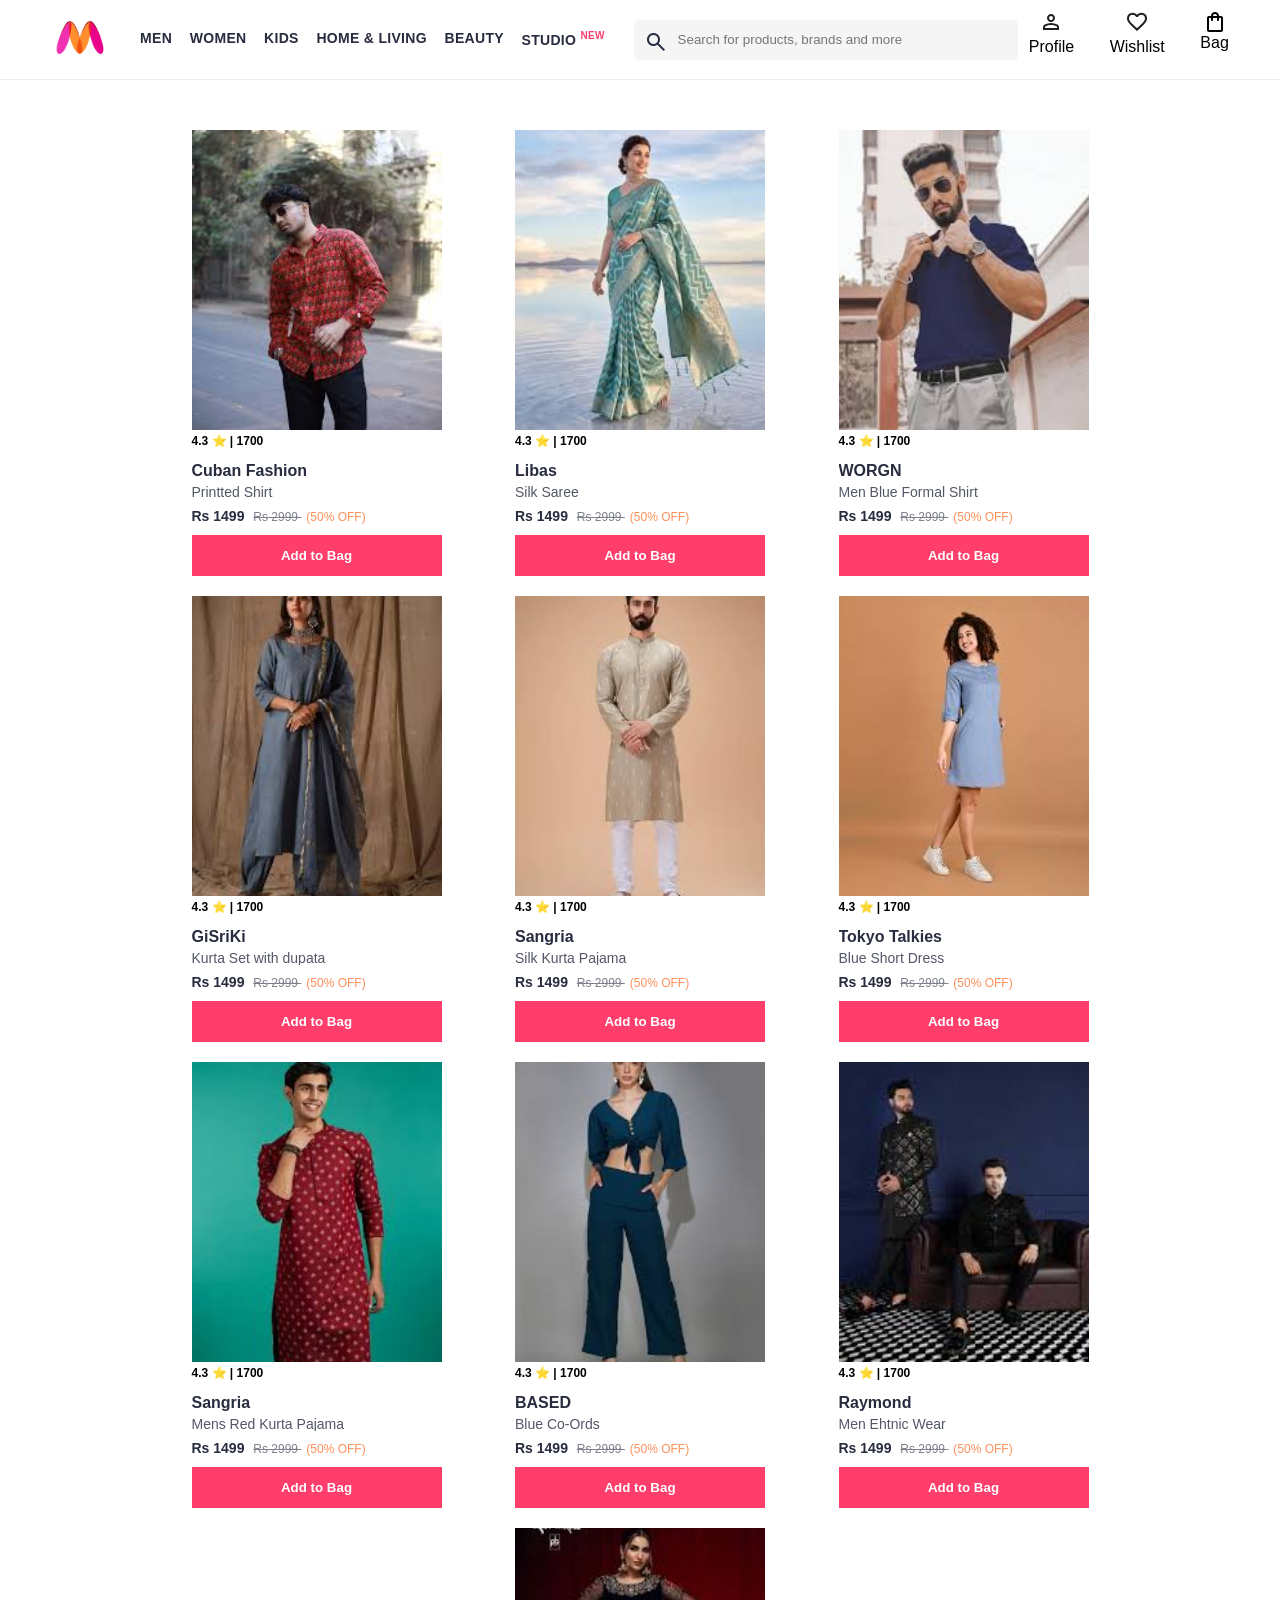
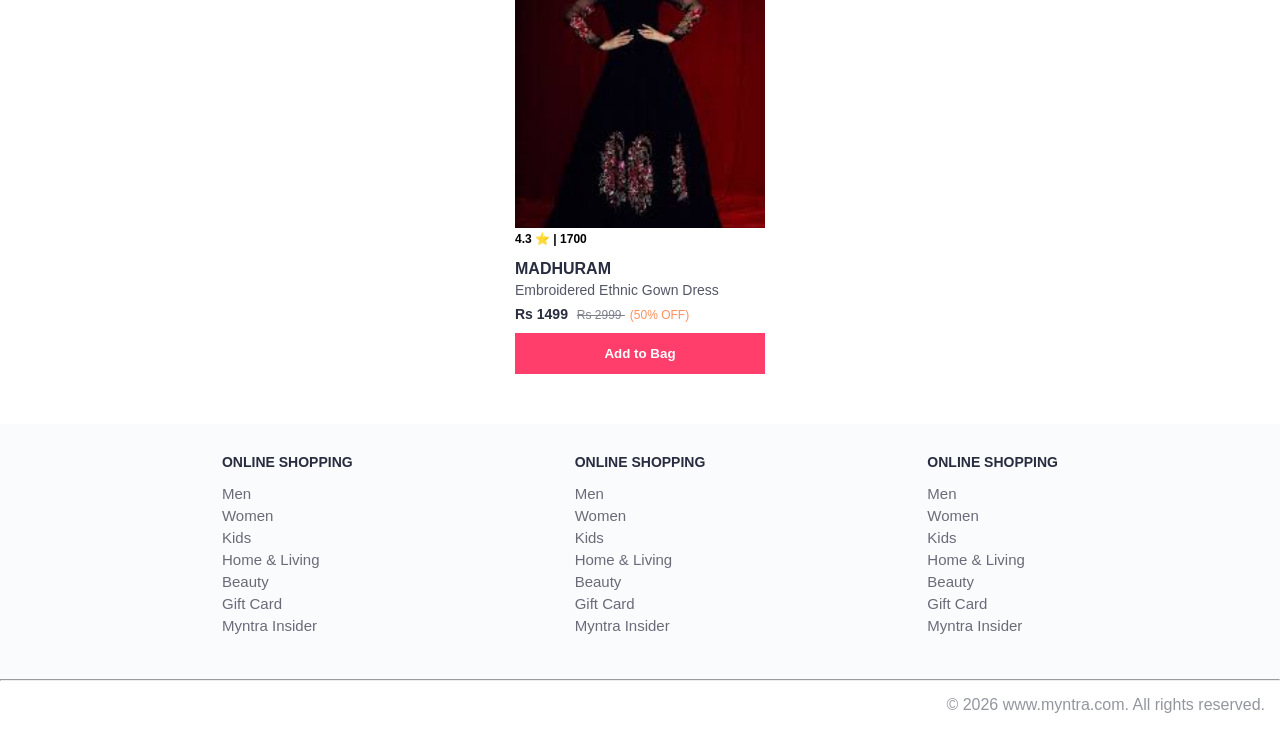
<file: studio.html>
<!DOCTYPE html>
<html lang="en">

<head>

  <title>Studio Section</title>

  <link rel="stylesheet" href="Top_Items.css">
   <link
      rel="stylesheet"
      href="https://fonts.googleapis.com/css2?family=Material+Symbols+Outlined:opsz,wght,FILL,GRAD@20..48,100..700,0..1,-50..200"
    />
</head>
<body>
    <header>
      <div class="logo-container">
        <a href="index.html"
          ><img
            class="shopping-home"
            src="myntra-image/myntra_logo.webp"
            alt="shopping"
        /></a>
      </div>
       <nav class="nav-bar">
        <a href="men.html">Men</a>
        <a href="women.html">Women</a>
        <a href="kids.html">Kids</a>
        <a href="home.html">Home & Living</a>
        <a href="beauty.html">Beauty</a>
        <a href="studio.html">Studio <sup>New</sup></a>
      </nav>
      <div class="search-bar">
        <span class="material-symbols-outlined search-icon">search</span>
        <input
class="search-input"
id="search-input"
placeholder="Search for products, brands and more"
onkeyup="searchProducts()"
/>
      </div>
      <div class="action-bar">
        <div class="action-container">
          <a href="#"
            ><img
              src="myntra-image/person_24dp_1F1F1F_FILL0_wght400_GRAD0_opsz24 (1).svg"
              alt="icon"
          /></a>
          <span class="action-name">Profile</span>
        </div>
        <div class="action-container">
          <a href="#"
            ><img
              src="myntra-image/favorite_24dp_1F1F1F_FILL0_wght400_GRAD0_opsz24.svg"
              alt="icon"
          /></a>
          <span class="action-name">Wishlist</span>
        </div>
        <a class="action-container" href="Add_To_Bag.html">
                <span class="material-symbols-outlined ">shopping_bag</span>
                <span class="action-name">Bag</span>
                <span class="bag-item-count">0</span>
            </a>
      </div>
    </header>



<main>

  <div class="items-container"></div>

</main>
<footer>
      <div class="footer-container">
        <div class="footer-column">
          <h3>ONLINE SHOPPING</h3>

          <a href="#">Men</a>
          <a href="#">Women</a>
          <a href="#">Kids</a>
          <a href="#">Home & Living</a>
          <a href="#">Beauty</a>
          <a href="#">Gift Card</a>
          <a href="#">Myntra Insider</a>
        </div>

        <div class="footer-column">
          <h3>ONLINE SHOPPING</h3>

          <a href="#">Men</a>
          <a href="#">Women</a>
          <a href="#">Kids</a>
          <a href="#">Home & Living</a>
          <a href="#">Beauty</a>
          <a href="#">Gift Card</a>
          <a href="#">Myntra Insider</a>
        </div>

        <div class="footer-column">
          <h3>ONLINE SHOPPING</h3>

          <a href="#">Men</a>
          <a href="#">Women</a>
          <a href="#">Kids</a>
          <a href="#">Home & Living</a>
          <a href="#">Beauty</a>
          <a href="#">Gift Card</a>
          <a href="#">Myntra Insider</a>
        </div>
      </div>
      <hr />

      <div class="copyright">© 2026 www.myntra.com. All rights reserved.</div>
    </footer>

<script src="studioItems.js"></script>

<script src="studio.js"></script>

</body>
</html>
</file>
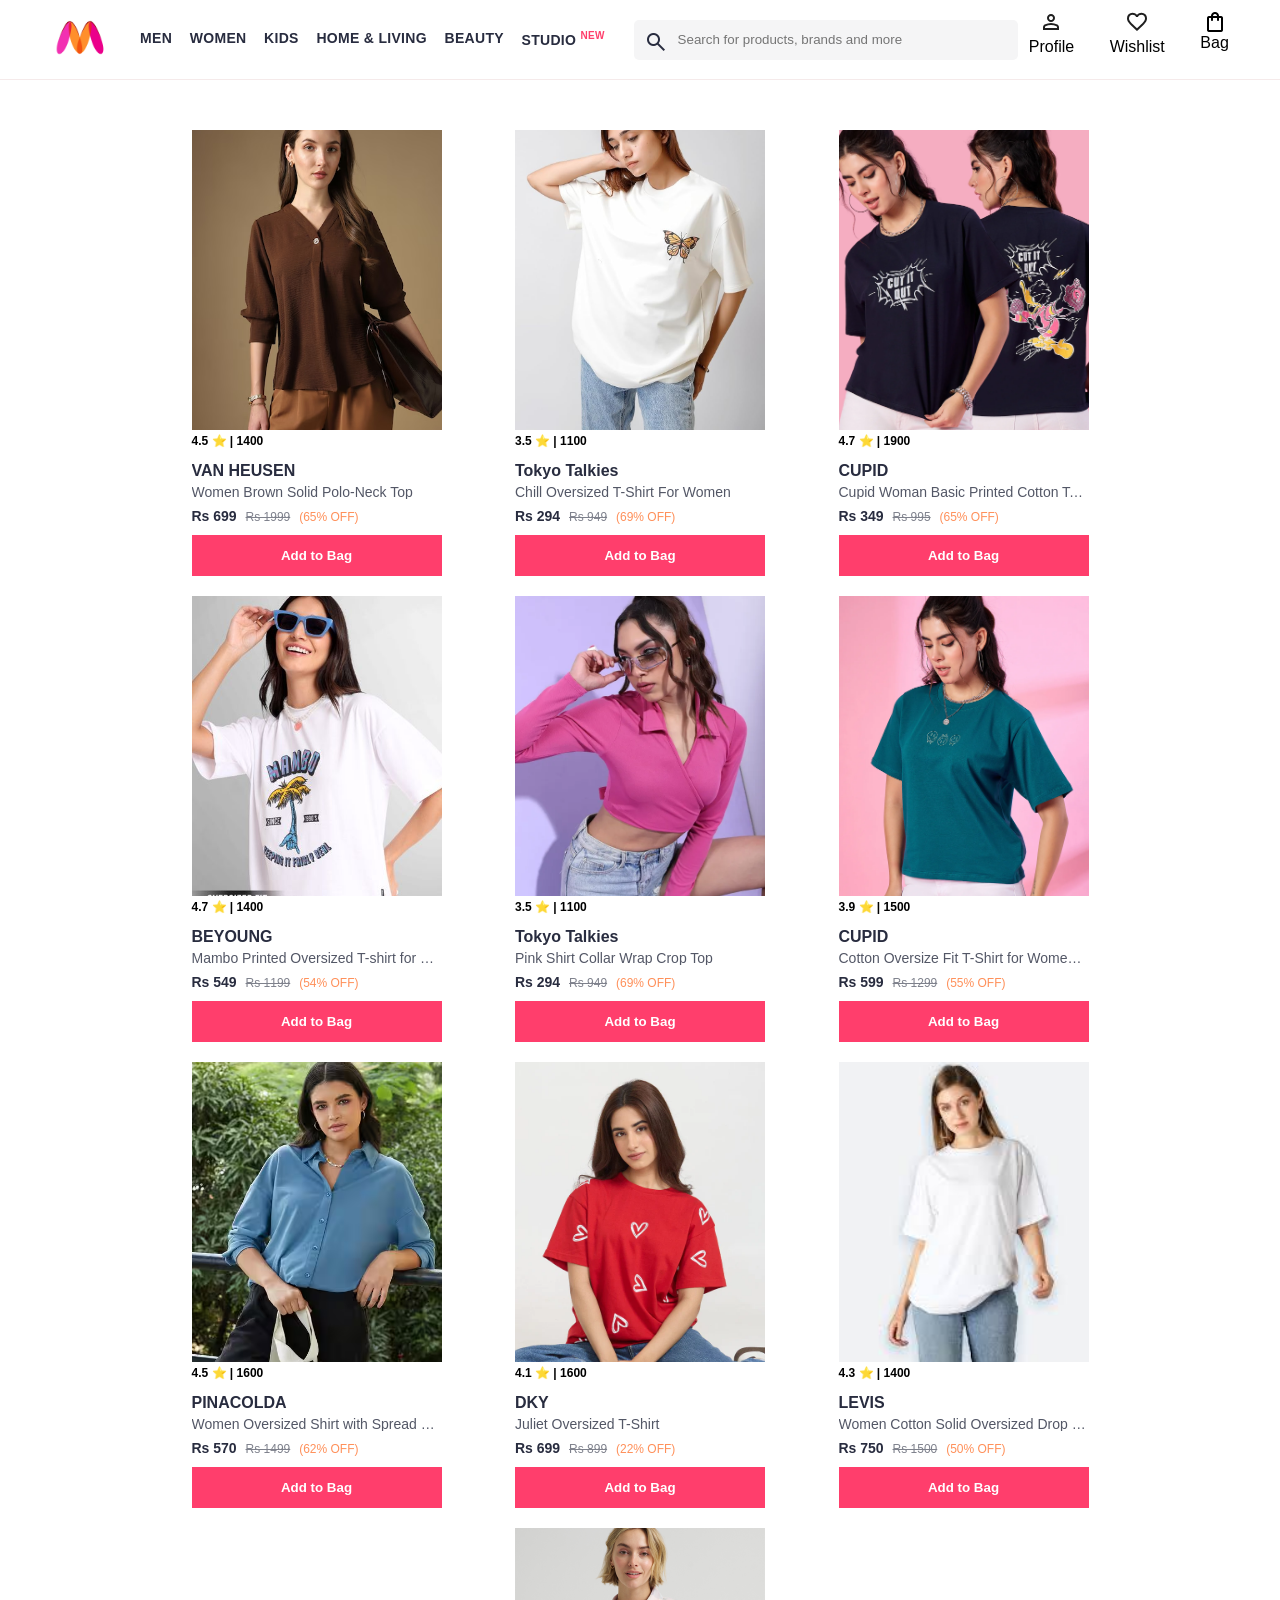
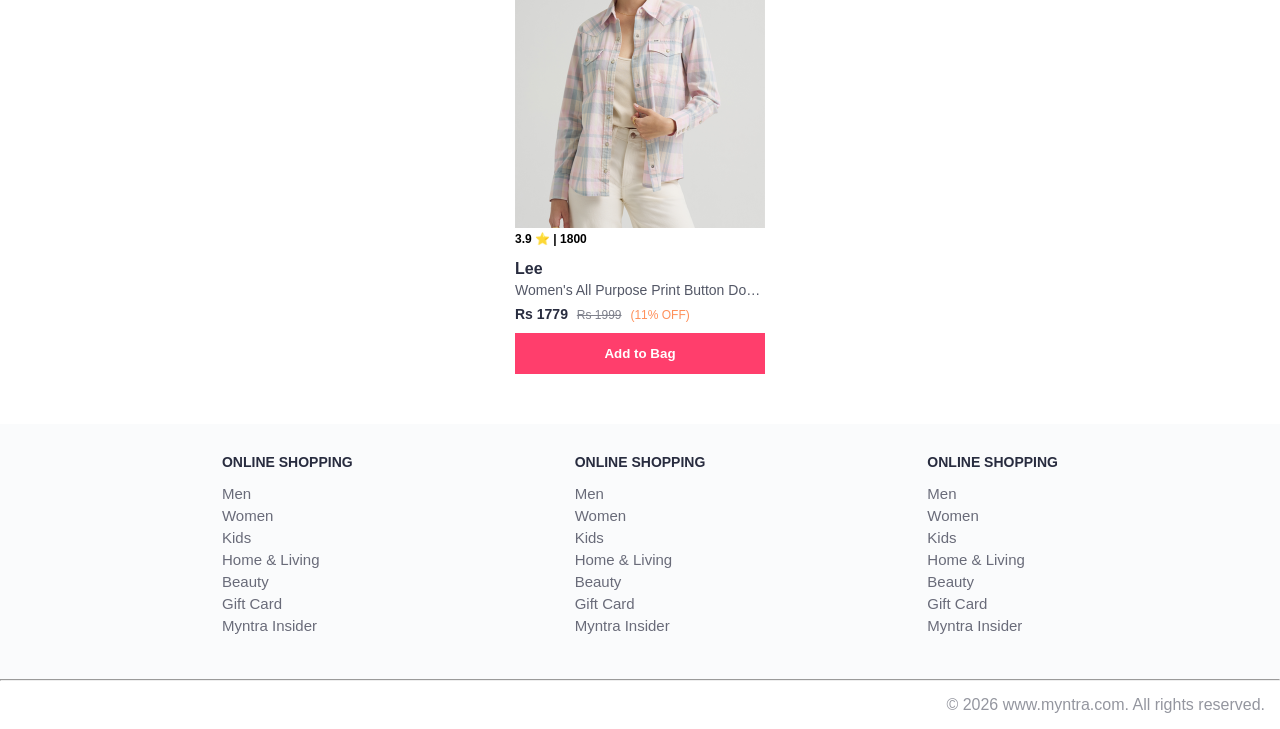
<file: Top_Items.html>
<!doctype html>
<html lang="en">
  <head>
    <title>Top Section</title>
    <link rel="stylesheet" href="Top_Items.css" />
    <link
      rel="stylesheet"
      href="https://fonts.googleapis.com/css2?family=Material+Symbols+Outlined:opsz,wght,FILL,GRAD@20..48,100..700,0..1,-50..200"
    />
  </head>
  <body>
    <header>
      <div class="logo-container">
        <a href="index.html"
          ><img
            class="shopping-home"
            src="myntra-image/myntra_logo.webp"
            alt="shopping"
        /></a>
      </div>
       <nav class="nav-bar">
        <a href="men.html">Men</a>
        <a href="women.html">Women</a>
        <a href="kids.html">Kids</a>
        <a href="home.html">Home & Living</a>
        <a href="beauty.html">Beauty</a>
        <a href="studio.html">Studio <sup>New</sup></a>
      </nav>
      <div class="search-bar">
        <span class="material-symbols-outlined search-icon">search</span>
       <input
class="search-input"
id="search-input"
placeholder="Search for products, brands and more"
onkeyup="searchProducts()"
/>
      </div>
      <div class="action-bar">
        <div class="action-container">
          <a href="#"
            ><img
              src="myntra-image/person_24dp_1F1F1F_FILL0_wght400_GRAD0_opsz24 (1).svg"
              alt="icon"
          /></a>
          <span class="action-name">Profile</span>
        </div>
        <div class="action-container">
          <a href="#"
            ><img
              src="myntra-image/favorite_24dp_1F1F1F_FILL0_wght400_GRAD0_opsz24.svg"
              alt="icon"
          /></a>
          <span class="action-name">Wishlist</span>
        </div>
        <a class="action-container" href="Add_To_Bag.html">
          <span class="material-symbols-outlined">shopping_bag</span>
          <span class="action-name">Bag</span>
          <span class="bag-item-count">0</span>
        </a>
      </div>
    </header>
    <main>
      <div class="items-container"></div>
    </main>
    <footer>
      <div class="footer-container">
        <div class="footer-column">
          <h3>ONLINE SHOPPING</h3>

          <a href="#">Men</a>
          <a href="#">Women</a>
          <a href="#">Kids</a>
          <a href="#">Home & Living</a>
          <a href="#">Beauty</a>
          <a href="#">Gift Card</a>
          <a href="#">Myntra Insider</a>
        </div>

        <div class="footer-column">
          <h3>ONLINE SHOPPING</h3>

          <a href="#">Men</a>
          <a href="#">Women</a>
          <a href="#">Kids</a>
          <a href="#">Home & Living</a>
          <a href="#">Beauty</a>
          <a href="#">Gift Card</a>
          <a href="#">Myntra Insider</a>
        </div>

        <div class="footer-column">
          <h3>ONLINE SHOPPING</h3>

          <a href="#">Men</a>
          <a href="#">Women</a>
          <a href="#">Kids</a>
          <a href="#">Home & Living</a>
          <a href="#">Beauty</a>
          <a href="#">Gift Card</a>
          <a href="#">Myntra Insider</a>
        </div>
      </div>
      <hr />

      <div class="copyright">© 2026 www.myntra.com. All rights reserved.</div>
    </footer>
    <script src="items.js"></script>
    <script src="Top_items.js"></script>
    
  </body>
</html>
</file>
<file: Front_Page.css>
* {padding: 0; 
   margin: 0;
   box-sizing: border-box;
   font-family: Figtree-Regular, -apple-system, BlinkMacSystemFont, Segoe UI, Roboto, Helvetica, Arial, sans-serif;
}
header{
    display: flex;
    height: 80px;
    background-color: #ffffff;
    justify-content: space-between;
    align-items: center;
    border-bottom: 1px solid #f5eaea;
}
.shopping-home{
    height: 45px;
    
}
.logo-container{
    margin-left:4%;
}
.action-bar{
    margin-right:4%;
}
.nav-bar{
    display: flex;
    justify-content: space-evenly;
    min-width: 500px;

}
.nav-bar a{
    font-size: 14px;
    letter-spacing: .3px;
    color: #282c3f;
    font-weight: 700;
    text-transform: uppercase;
    text-decoration: none;
    padding: 25px 0;
     border-bottom: 2px solid #ffffff;
}
.nav-bar a:hover{
    border-bottom: 2px solid #ff3f6c;
}
.nav-bar a sup {
    color: #ff3f6c;
    font-size: 10px;
}
.search-bar{
    height: 40px;
    min-width: 200px;
    width: 30%;
    display: flex;
    align-items: center;
}
.search-icon{
    box-sizing: content-box;
    height: 20px;
    padding: 10px;

    background-color:#f5f5f6 ;
    color: #282c3f;
    font-weight: 300;
    border-radius: 5px 0 0 5px;
}
.search-input{
    color:#696e79 ;
    background-color:#f5f5f6 ;
    flex-grow: 1;
    height: 40px;
    border: 0;
    border-radius: 0 5px 5px 0;
}
.action-bar{
    display: flex;
    min-width: 200px;
    justify-content: space-between;
}
.banner-container {
    margin: 40px 0;
}
.banner-image {
    width: 100%;
}

.category-heading {
    text-transform: uppercase;
    color: #3e4152;
    letter-spacing: .15em;
    font-size: 1.8em;
    margin: 50px 0 10px 30px;
    max-height: 5em;
    font-weight: 700;
}

.category-items {
    display: flex;
    flex-wrap: wrap;
    justify-content: space-evenly;
}

.sale-item {
    width: 250px;
}
 .footer-container{
        padding: 30px 0px 40px 0px;
        background-color: #fafbfc;
        display: flex;
        justify-content: space-evenly;
    }
    .footer-column{
        display: flex;
        flex-direction: column;
    }
     .footer-column h3{
        color: #282c3f;
        font-size: 14px;
        margin-bottom: 15px;
    }
    .footer-column a{
        color: #696b79;
        font-size: 15px;
        text-decoration: none;
        padding-bottom:5px;
    }
    .copyright {
        text-align: end;
        padding: 15px;
        color: #94969f;

    }
    .action-container{
    display: flex;
    flex-direction: column;
    align-items: center;
} 
 .bag-item-count {
         background-color: #f16565;
    white-space: nowrap;
    text-align: center;
    line-height: 18px;
    padding: 0 6px;
    height: 18px;
    position: relative;
    border-radius: 50%;
    font-size: 12px;
    color: #fff;
    left: 13px;
    top: -44px;
    font-weight: 700;
    cursor: pointer;
    }
     .action-container {
        text-decoration: none;
        color: black;
    }
   
    a.action-container:link {
    color:black;
    text-decoration: none;
}
.action-name{
    display: flex;
}
</file>
<file: Top_Items.css>
* {
  padding: 0;
  margin: 0;
  box-sizing: border-box;
  font-family:
    Figtree-Regular,
    -apple-system,
    BlinkMacSystemFont,
    Segoe UI,
    Roboto,
    Helvetica,
    Arial,
    sans-serif;
}
header {
  display: flex;
  height: 80px;
  background-color: #ffffff;
  justify-content: space-between;
  align-items: center;
  border-bottom: 1px solid #f5eaea;
}
.shopping-home {
  height: 45px;
}
.logo-container {
  margin-left: 4%;
}
.action-bar {
  margin-right: 4%;
}
.nav-bar {
  display: flex;
  justify-content: space-evenly;
  min-width: 500px;
}
.nav-bar a {
  font-size: 14px;
  letter-spacing: 0.3px;
  color: #282c3f;
  font-weight: 700;
  text-transform: uppercase;
  text-decoration: none;
  padding: 25px 0;
  border-bottom: 2px solid #ffffff;
}
.nav-bar a:hover {
  border-bottom: 2px solid #ff3f6c;
}
.nav-bar a sup {
  color: #ff3f6c;
  font-size: 10px;
}
.search-bar {
  height: 40px;
  min-width: 200px;
  width: 30%;
  display: flex;
  align-items: center;
}
.search-icon {
  box-sizing: content-box;
  height: 20px;
  padding: 10px;

  background-color: #f5f5f6;
  color: #282c3f;
  font-weight: 300;
  border-radius: 5px 0 0 5px;
}
.search-input {
  color: #696e79;
  background-color: #f5f5f6;
  flex-grow: 1;
  height: 40px;
  border: 0;
  border-radius: 0 5px 5px 0;
}
.action-bar {
  display: flex;
  min-width: 200px;
  justify-content: space-between;
}
.banner-container {
  margin: 40px 0;
}
.banner-image {
  width: 100%;
}

.category-heading {
  text-transform: uppercase;
  color: #3e4152;
  letter-spacing: 0.15em;
  font-size: 1.8em;
  margin: 50px 0 10px 30px;
  max-height: 5em;
  font-weight: 700;
}

.category-items {
  display: flex;
  flex-wrap: wrap;
  justify-content: space-evenly;
}

.sale-item {
  width: 250px;
}
.footer-container {
  padding: 30px 0px 40px 0px;
  background-color: #fafbfc;
  display: flex;
  justify-content: space-evenly;
}
.footer-column {
  display: flex;
  flex-direction: column;
}
.footer-column h3 {
  color: #282c3f;
  font-size: 14px;
  margin-bottom: 15px;
}
.footer-column a {
  color: #696b79;
  font-size: 15px;
  text-decoration: none;
  padding-bottom: 5px;
}
.copyright {
  text-align: end;
  padding: 15px;
  color: #94969f;
}
.action-container {
  display: flex;
  flex-direction: column;
  align-items: center;
}
.items-container {
  width: 80%;
  margin: 40px 10%;
  display: flex;
  flex-wrap: wrap;
  justify-content: space-evenly;
}
.item-container {
  width: 250px;
  margin: 10px;
}
.item-image {
  width: 100%;
  height: 300px;
  object-fit: cover;
}
.rating {
  font-size: 12px;
  font-weight: 700;
}
.company-name {
  margin-top: 15px;
  font-size: 16px;
  font-weight: 700;
  line-height: 1;
  color: #282c3f;
  margin-bottom: 6px;
  overflow: hidden;
  text-overflow: ellipsis;
  white-space: nowrap;
}
.item-name {
  color: #535766;
  font-size: 14px;
  line-height: 1;
  margin-bottom: 0;
  margin-top: 0;
  overflow: hidden;
  text-overflow: ellipsis;
  white-space: nowrap;
  font-weight: 400;
  display: block;
}
.price {
  margin-top: 10px;
  font-size: 14px;
  line-height: 15px;
  color: #282c3f;
  white-space: nowrap;
}
.current-price {
  font-size: 14px;
  font-weight: 700;
  color: #282c3f;
}
.original-price {
  text-decoration: line-through;
  color: #7e818c;
  font-weight: 400;
  margin-left: 5px;
  font-size: 12px;
}
.discount {
  color: #ff905a;
  font-weight: 400;
  font-size: 12px;
  margin-left: 5px;
}
.btn-add-bag {
  border-radius: 0;
  padding: 12px 15px;
  min-width: 108px;
  font-weight: 700;
  cursor: pointer;
  background-color: #ff3e6c;
  border: 1px solid #ff3e6c;
  color: #fff;
  flex: 3;
  text-align: center;
  width: 100%;
  margin-right: 3%;
  margin-top: 10px;
}
.search-input {
  border: none;
}
.bag-item-count {
  background-color: #f16565;
  white-space: nowrap;
  text-align: center;
  line-height: 18px;
  padding: 0 6px;
  height: 18px;
  position: relative;
  border-radius: 50%;
  font-size: 12px;
  color: #fff;
  left: 13px;
  top: -44px;
  font-weight: 700;
  cursor: pointer;
}
.action-container {
  text-decoration: none;
  color: black;
}

a.action-container:link {
  color: black;
  text-decoration: none;
}
.action-name {
  display: flex;
}
</file>
<file: Add_To_Bag.css>
.bag-items-container {
  display: inline-block;
  width: 64%;
  padding-right: 20px;
  border-right: 1px solid #eaeaec;
  padding-top: 32px;
  color: #282c3f;
  font-size: 13px;
  line-height: 1.42857143;
}

.bag-page {
  width: 75%;
  margin-left: 12.5%;
}

.bag-summary {
  vertical-align: top;
  display: inline-block;
  width: 35%;
  padding: 24px 0 0 16px;
  color: #282c3f;
  font-size: 13px;
  line-height: 1.42857143;
}

.bag-details-container {
  margin-bottom: 16px;
}

.price-header {
  font-size: 12px;
  font-weight: 700;
  margin: 24px 0 16px;
  color: #535766;
}

.price-item {
  margin-bottom: 12px;
  line-height: 16px;
  font-size: 14px;
  color: #282c3f;
}

.price-item-value {
  float: right;
}

.priceDetail-base-discount {
  color: #03a685;
}

.price-footer {
  font-weight: 700;
  font-size: 15px;
  padding-top: 16px;
  border-top: 1px solid #eaeaec;
  color: #3e4152;
  line-height: 16px;
}

.btn-place-order {
  width: 100%;
  letter-spacing: 1px;
  font-size: 14px;
  font-weight: 600;
  border-radius: 2px;
  border-width: 0px;
  padding: 10px 16px;
  background-color: rgb(255, 63, 108);
  color: rgb(255, 255, 255);
  cursor: pointer;
}

.bag-item-container {
  margin-bottom: 8px;
  background: #fff;
  font-size: 14px;
  border: 1px solid #eaeaec;
  border-radius: 4px;
  position: relative;
  padding: 12px 12px 0;
}

.item-left-part {
  position: absolute;
  background: rgb(255, 242, 223);
  height: 148px;
  width: 111px;
}

.item-right-part {
  padding-left: 12px;
  position: relative;
  min-height: 148px;
  margin-left: 111px;
  margin-bottom: 12px;
}

.bag-item-img {
  width: 100%;
}

.return-period {
  display: inline-flex;
  font-size: 14px;
  padding-top: 8px;
}

.return-period-days {
  font-weight: 700;
  margin-right: 4px;
}

.delivery-details {
  margin-top: 5px;
  color: #282c3f;
  font-size: 12px;
  letter-spacing: -0.1px;
  margin-bottom: 8px;
  line-height: 15px;
}

.delivery-details-days {
  color: #03a685;
}

.remove-from-cart {
  position: absolute;
  font-size: 25px;
  top: 10px;
  right: 18px;
  width: 14px;
  height: 14px;
  cursor: pointer;
}
</file>
